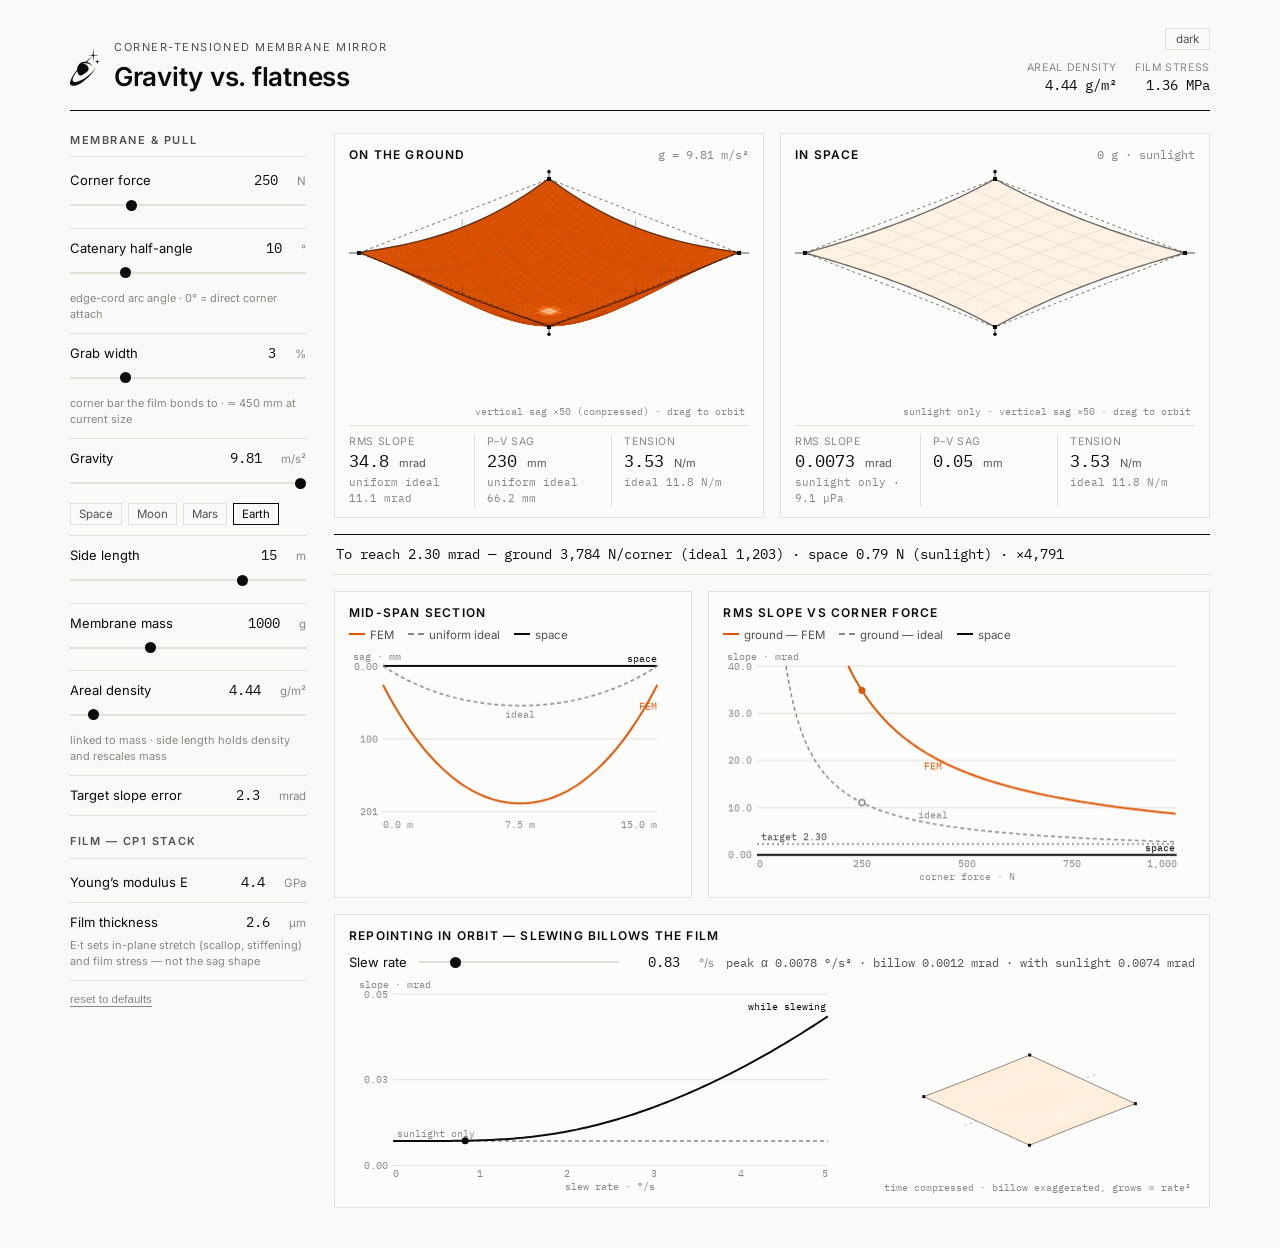
<file: index.html>
<!DOCTYPE html>
<html lang="en">
<head>
<meta charset="utf-8">
<meta name="viewport" content="width=device-width, initial-scale=1">
<title>Membrane Mirror — Gravity vs. Flatness</title>
<meta name="description" content="How flat can a corner-tensioned membrane mirror be pulled against gravity — on the ground vs. in orbit.">
<style>
/* Embedded latin subsets (fontsource) — keeps the page self-contained. */
@font-face{font-family:'Inter';font-style:normal;font-weight:400;font-display:swap;src:url([data-uri]) format('woff2')}
@font-face{font-family:'Inter';font-style:normal;font-weight:600;font-display:swap;src:url([data-uri]) format('woff2')}
@font-face{font-family:'IBM Plex Mono';font-style:normal;font-weight:400;font-display:swap;src:url([data-uri]) format('woff2')}
/* ---- lab-figure design system: orange / white / black, themeable -------- */
:root{
  --page:#f9f9f7; --surface:#fcfcfb;
  --ink:#0b0b0b; --ink2:#52514e; --muted:#898781;
  --grid:#e1e0d9; --axis:#c3c2b7; --border:rgba(11,11,11,.10);
  --accent:#e05500;            /* FEM series / brand orange */
  --space:#0b0b0b;             /* space series — ink, always direct-labeled */
  --flag:#e05500;              /* impractical flag: ▲ + text, never color-alone */
  --sans:"Inter",system-ui,-apple-system,"Segoe UI",sans-serif;
  --mono:"IBM Plex Mono",ui-monospace,"SF Mono","Cascadia Mono",Consolas,monospace;
}
:root[data-theme=dark]{
  --page:#0d0d0d; --surface:#1a1a19;
  --ink:#f5f4f0; --ink2:#c3c2b7; --muted:#8f8d86;
  --grid:#2c2c2a; --axis:#4a4a46; --border:rgba(255,255,255,.10);
  --accent:#d95926;
  --space:#f5f4f0;
  --flag:#d95926;
}
*{box-sizing:border-box;margin:0;padding:0}
html{background:var(--page)}
body{
  font:14px/1.45 var(--sans); color:var(--ink);
  -webkit-font-smoothing:antialiased;
}
.wrap{max-width:1180px;margin:0 auto;padding:28px 20px 40px}
.mono{font-family:var(--mono);font-variant-numeric:tabular-nums}

/* header */
header{display:flex;justify-content:space-between;align-items:flex-end;gap:24px;
  padding-bottom:14px;border-bottom:1px solid var(--ink)}
.brand{display:flex;align-items:center;gap:14px}
.mark{width:30px;height:auto;color:var(--ink);flex:none}
.kicker{font-size:11px;letter-spacing:.14em;color:var(--ink2);text-transform:uppercase}
h1{font-size:26px;font-weight:600;letter-spacing:-.01em;margin-top:2px}
.hright{display:flex;flex-direction:column;align-items:flex-end;gap:10px}
.themebtn{
  font:11.5px var(--sans);color:var(--ink2);background:transparent;
  border:1px solid var(--grid);padding:3px 10px;cursor:pointer;
}
.themebtn:hover{border-color:var(--axis);color:var(--ink)}
.chips{display:flex;gap:18px;flex-wrap:wrap;justify-content:flex-end}
.chip{text-align:right}
.chip .lbl{display:block;font-size:10.5px;letter-spacing:.06em;text-transform:uppercase;color:var(--muted)}
.chip .val{font-family:var(--mono);font-variant-numeric:tabular-nums;font-size:14px}

/* layout */
.layout{display:grid;grid-template-columns:236px 1fr;gap:28px;margin-top:22px}
.layout>*{min-width:0}
canvas{max-width:100%}
@media (max-width:900px){
  .layout{grid-template-columns:1fr}
  header{flex-direction:column;align-items:flex-start}
  .hright{align-items:flex-start}
  .chips{justify-content:flex-start}
}

/* controls */
aside h2{font-size:11px;letter-spacing:.14em;text-transform:uppercase;color:var(--ink2);
  padding-bottom:8px;border-bottom:1px solid var(--grid);margin-bottom:4px}
.ctl{padding:10px 0;border-bottom:1px solid var(--grid)}
.ctlrow{display:flex;justify-content:space-between;align-items:baseline;gap:8px}
.ctlrow label{font-size:13px;color:var(--ink)}
.ctlval{display:flex;align-items:baseline;gap:4px}
input.num{
  width:64px;border:none;background:transparent;text-align:right;
  font-family:var(--mono);font-variant-numeric:tabular-nums;font-size:14px;color:var(--ink);
  border-bottom:1px dashed transparent;outline:none;
}
input.num:hover,input.num:focus{border-bottom-color:var(--axis)}
.unit{font-size:11.5px;color:var(--muted)}
input[type=range]{
  width:100%;margin-top:8px;appearance:none;-webkit-appearance:none;height:14px;background:transparent;cursor:pointer;
}
input[type=range]::-webkit-slider-runnable-track{height:2px;background:var(--grid)}
input[type=range]::-webkit-slider-thumb{
  -webkit-appearance:none;width:11px;height:11px;border-radius:50%;
  background:var(--ink);margin-top:-4.5px;border:none;
}
input[type=range]:focus-visible{outline:1px solid var(--accent);outline-offset:4px}
input[type=range]::-moz-range-track{height:2px;background:var(--grid)}
input[type=range]::-moz-range-thumb{width:11px;height:11px;border-radius:50%;background:var(--ink);border:none}
.presets{display:flex;gap:6px;margin-top:8px;flex-wrap:wrap}
.presets button{
  font:11.5px var(--sans);color:var(--ink2);background:transparent;
  border:1px solid var(--grid);padding:3px 8px;cursor:pointer;
}
.presets button:hover{border-color:var(--axis)}
.presets button[aria-pressed=true]{color:var(--ink);border-color:var(--ink)}
.ctlnote{font-size:11px;color:var(--muted);margin-top:6px}
.reset{margin-top:12px;font-size:11.5px;color:var(--muted);background:none;border:none;
  cursor:pointer;text-decoration:underline;text-underline-offset:3px;padding:0}
.reset:hover{color:var(--ink2)}

/* hero panels */
.hero{display:grid;grid-template-columns:1fr 1fr;gap:16px}
@media (max-width:640px){.hero{grid-template-columns:1fr}}
figure.panel{
  background:var(--surface);border:1px solid var(--border);padding:12px 14px 10px;
}
figure.panel figcaption{display:flex;justify-content:space-between;align-items:baseline;gap:8px}
.envname{font-size:12px;letter-spacing:.10em;text-transform:uppercase;font-weight:600}
.envg{font-size:12px;color:var(--muted)}
.panel canvas{width:100%;aspect-ratio:16/10;display:block;margin-top:6px}
.stats{display:flex;gap:0;border-top:1px solid var(--grid);margin-top:6px;padding-top:8px}
.stat{flex:1;min-width:0}
.stat+.stat{border-left:1px solid var(--grid);padding-left:12px}
.stat .lbl{display:block;font-size:10.5px;letter-spacing:.06em;text-transform:uppercase;color:var(--muted)}
.stat .val{font-family:var(--mono);font-variant-numeric:tabular-nums;font-size:16.5px;display:block;margin-top:1px}
.stat .val small{font-size:11px;color:var(--ink2);font-family:var(--sans)}
.stat .ideal{display:block;font-family:var(--mono);font-variant-numeric:tabular-nums;
  font-size:11px;color:var(--muted);margin-top:1px}
.solving{font-size:11px;color:var(--muted);font-style:italic}

/* shared force line */
.forceline{
  margin:16px 0;padding:10px 2px;border-top:1px solid var(--ink);border-bottom:1px solid var(--grid);
  font-size:13.5px;display:flex;gap:8px;flex-wrap:wrap;align-items:baseline;
}
/* charts */
.row2{display:grid;grid-template-columns:5fr 7fr;gap:16px}
@media (max-width:820px){.row2{grid-template-columns:1fr}}
figure.chart{background:var(--surface);border:1px solid var(--border);padding:12px 14px}
figure.chart figcaption{font-size:12px;letter-spacing:.10em;text-transform:uppercase;font-weight:600}
.legend{display:flex;gap:14px;flex-wrap:wrap;margin-top:5px;font-size:11.5px;color:var(--ink2)}
.legend .sw{display:inline-block;vertical-align:middle;width:16px;height:0;margin-right:5px;
  border-top:2px solid var(--ink);position:relative;top:-2px}
.legend .sw.dash{border-top-style:dashed;border-top-color:var(--muted)}
.legend .sw.accent{border-top-color:var(--accent)}
.legend .sw.space{border-top-color:var(--space)}
.chart canvas{width:100%;display:block;margin-top:6px}
#cvSec{aspect-ratio:16/9}
#cvChart{aspect-ratio:16/8}
.row3{margin-top:16px}
.slewgrid{display:grid;grid-template-columns:3fr 2fr;gap:18px;align-items:end}
@media (max-width:820px){.slewgrid{grid-template-columns:1fr}}
#cvSlew{aspect-ratio:16/7}
#cvSlewAnim{aspect-ratio:16/9;width:100%;display:block}
.slewctl{display:flex;align-items:baseline;gap:12px;margin-top:8px;flex-wrap:wrap}
.slewctl label{font-size:13px}
.slewctl input[type=range]{flex:1;min-width:120px;margin-top:0;align-self:center}
.slewout{font-size:12px;color:var(--ink2)}

@media (prefers-reduced-motion:reduce){*{transition:none!important}}
</style>
<script>
/* theme before first paint: light by default; ?theme=dark opts in */
(function () {
  var q = new URLSearchParams(location.search).get('theme');
  document.documentElement.dataset.theme = q === 'dark' ? 'dark' : 'light';
})();
</script>
</head>
<body>
<div class="wrap">

<header>
  <div class="brand">
    <svg class="mark" viewBox="0 0 150 184.31" fill="currentColor" aria-hidden="true"><path d="m129.28,91.3c-1.29,2.13-5.37,8.42-13.39,18.47-1.73,2.17-3.1,3.63-4.84,5.5-4.38,4.69-7.91,7.74-13.47,12.54-4.66,4.01-8.28,6.89-10.6,8.74-3.94,3.13-6.09,4.91-9.13,6.99-2.7,1.85-7.09,4.75-12.72,7.97-14.98,8.58-24.99,11.16-32.64,12.88-5.02,1.13-11.19,2.08-15.33-1.47-2.31-2.11-3.84-5.05-4.3-8.19-1.17-8.45,9.24-25.85,22.7-44.29.13-.18.21-.4.21-.63,0-.12,0-.25,0-.37,1.35,8.35,5.3,15.82,11,21.57,1.5,1.51,3.72,2.09,5.78,1.56,18.91-4.81,34.69-19.14,39.4-27.84.59-1.09.93-2.3.98-3.53.7-17.58-15.3-28.61-31.97-25.73,4.57-2.18,9.37-3.36,14.2-3.71,1.62-.12,3.24-.14,4.85-.08,11.93.48,23.55,5.79,31.56,13.57.18.19.32.31.38.36.05.07.1.13.14.19.03-.06.07-.09.1-.15-5.18-10.32-15.6-18.23-27.58-21.1l23.39-23.75c.16-.17-.06-.44-.25-.3-12.67,9.87-15.27,10.99-27.99,23.05.41.09.81.19,1.22.29-3.68-.55-7.47-.65-11.27-.16-7.63.98-14.63,4.19-20.29,8.94-7.27,6.09-12.34,14.75-13.75,24.53h0s0,.02,0,.03c-.34,2.36-.46,4.68-.4,6.95-10.19,12.8-20.13,28.22-26.1,39.21-2.16,3.96-3.8,7.35-4.75,9.81-1.12,3.16-2.25,5.96-3.01,8.7-.86,3.06-1.61,5.87-1.36,9.49.11,1.65.34,2.87,1.14,4.72,1.82,4.17,6,6.58,10.36,7.6,3.91.91,15.81,2.82,38.76-10.2,6.66-3.78,12.61-7.87,17.93-12.05,23.82-17.07,48.14-43.28,61.42-69.9.12-.24-.24-.43-.38-.2Z"/><path d="m149.84,63.62c-2.44-.54-8.43-1.32-9.38-2.29-1.13-1.1-2.01-7.14-2.54-9.84-.04-.23-.37-.23-.41,0-.53,2.7-1.41,8.74-2.55,9.84-.95.97-7.14,1.76-9.62,2.29-.22.05-.22.36,0,.41,2.48.54,8.67,1.33,9.62,2.29,1.13,1.1,2.02,6.92,2.55,9.57.05.23.37.23.41,0,.53-2.64,1.42-8.46,2.54-9.57.95-.96,6.94-1.76,9.38-2.29.22-.05.22-.36,0-.41Z"/><path d="m85.01,31.72c6.79.51,21.78,1.19,26.68,2.01.85.14,1.4.29,1.55.43.14.13.27.52.4,1.1.99,4.38,1.79,20.18,2.33,27.52.03.46.7.46.74,0,.61-8.3,1.56-27.45,2.72-28.62,1-1,20.27-1.84,28.25-2.44.46-.03.46-.7,0-.74-7.98-.6-27.25-1.44-28.25-2.44-1.16-1.16-2.12-20.01-2.72-28.19-.03-.46-.7-.46-.74,0-.61,8.19-1.55,27.04-2.73,28.19-.99,1.01-20.25,1.85-28.22,2.45-.46.03-.46.7,0,.74Z"/></svg>
    <div>
      <div class="kicker">Corner-tensioned membrane mirror</div>
      <h1>Gravity vs. flatness</h1>
    </div>
  </div>
  <div class="hright">
    <button type="button" class="themebtn" id="themeBtn" aria-label="Switch theme">dark</button>
    <div class="chips" role="group" aria-label="Derived film properties">
      <div class="chip"><span class="lbl">areal density</span><span class="val" id="chipSig">—</span></div>
      <div class="chip"><span class="lbl">film stress</span><span class="val" id="chipStress">—</span></div>
    </div>
  </div>
</header>

<div class="layout">
<aside aria-label="Controls">
  <h2>Membrane &amp; pull</h2>

  <div class="ctl">
    <div class="ctlrow"><label for="rngF">Corner force</label>
      <span class="ctlval"><input class="num" id="numF" type="number" min="0" max="1000" step="5" value="250" aria-label="Corner force, newtons"><span class="unit">N</span></span></div>
    <input id="rngF" type="range" min="0" max="1000" step="5" value="250">
  </div>

  <div class="ctl">
    <div class="ctlrow"><label for="rngPhi">Catenary half-angle</label>
      <span class="ctlval"><input class="num" id="numPhi" type="number" min="0" max="45" step="1" value="10" aria-label="Catenary cord arc half-angle, degrees"><span class="unit">°</span></span></div>
    <input id="rngPhi" type="range" min="0" max="45" step="1" value="10">
    <div class="ctlnote">edge-cord arc angle · 0° = direct corner attach <span class="solving" id="phiStatus"></span></div>
  </div>

  <div class="ctl">
    <div class="ctlrow"><label for="rngGrab">Grab width</label>
      <span class="ctlval"><input class="num" id="numGrab" type="number" min="1" max="10" step="0.5" value="3" aria-label="Corner grab bar width, percent of side"><span class="unit">%</span></span></div>
    <input id="rngGrab" type="range" min="1" max="10" step="0.5" value="3">
    <div class="ctlnote">corner bar the film bonds to · <span id="grabNote">—</span></div>
  </div>

  <div class="ctl">
    <div class="ctlrow"><label for="rngG">Gravity</label>
      <span class="ctlval"><input class="num" id="numG" type="number" min="0" max="9.81" step="0.01" value="9.81" aria-label="Gravity, meters per second squared"><span class="unit">m/s²</span></span></div>
    <input id="rngG" type="range" min="0" max="9.81" step="0.01" value="9.81">
    <div class="presets" role="group" aria-label="Gravity presets">
      <button type="button" data-g="0">Space</button>
      <button type="button" data-g="1.62">Moon</button>
      <button type="button" data-g="3.72">Mars</button>
      <button type="button" data-g="9.81" aria-pressed="true">Earth</button>
    </div>
  </div>

  <div class="ctl">
    <div class="ctlrow"><label for="rngL">Side length</label>
      <span class="ctlval"><input class="num" id="numL" type="number" min="0.5" max="20" step="0.1" value="15" aria-label="Membrane side length, meters"><span class="unit">m</span></span></div>
    <input id="rngL" type="range" min="0.5" max="20" step="0.1" value="15">
  </div>

  <div class="ctl">
    <div class="ctlrow"><label for="rngM">Membrane mass</label>
      <span class="ctlval"><input class="num" id="numM" type="number" min="0.1" max="20000" step="1" value="1000" aria-label="Total membrane assembly mass, grams"><span class="unit">g</span></span></div>
    <input id="rngM" type="range" min="1" max="3000" step="1" value="1000">
  </div>

  <div class="ctl">
    <div class="ctlrow"><label for="rngSig">Areal density</label>
      <span class="ctlval"><input class="num" id="numSig" type="number" min="0.5" max="50" step="0.01" value="4.44" aria-label="Areal density, grams per square meter"><span class="unit">g/m²</span></span></div>
    <input id="rngSig" type="range" min="0.5" max="50" step="0.05" value="4.44">
    <div class="ctlnote">linked to mass · side length holds density and rescales mass</div>
  </div>

  <div class="ctl">
    <div class="ctlrow"><label for="numTgt">Target slope error</label>
      <span class="ctlval"><input class="num" id="numTgt" type="number" min="0.1" max="20" step="0.1" value="2.3" aria-label="Target RMS slope error, milliradians"><span class="unit">mrad</span></span></div>
  </div>

  <h2 style="margin-top:18px">Film — CP1 stack</h2>
  <div class="ctl">
    <div class="ctlrow"><label for="numE">Young’s modulus E</label>
      <span class="ctlval"><input class="num" id="numE" type="number" min="0.1" max="500" step="0.1" value="4.4" aria-label="Young's modulus, gigapascals"><span class="unit">GPa</span></span></div>
  </div>
  <div class="ctl">
    <div class="ctlrow"><label for="numT">Film thickness</label>
      <span class="ctlval"><input class="num" id="numT" type="number" min="0.5" max="100" step="0.1" value="2.6" aria-label="Film thickness, micrometers"><span class="unit">µm</span></span></div>
    <div class="ctlnote">E·t sets in-plane stretch (scallop, stiffening) and film stress — not the sag shape</div>
  </div>

  <button class="reset" type="button" id="btnReset">reset to defaults</button>
</aside>

<main>
  <section class="hero" aria-label="Membrane comparison">
    <figure class="panel">
      <figcaption>
        <span class="envname">On the ground</span>
        <span class="envg mono" id="lblG">g = 9.81 m/s²</span>
      </figcaption>
      <canvas id="cvG" role="img" aria-label="Ground membrane surface"></canvas>
      <div class="stats">
        <div class="stat"><span class="lbl">rms slope</span>
          <span class="val" id="stGslope">—</span>
          <span class="ideal" id="stGslopeI">uniform ideal —</span></div>
        <div class="stat"><span class="lbl">p–v sag</span>
          <span class="val" id="stGsag">—</span>
          <span class="ideal" id="stGsagI">uniform ideal —</span></div>
        <div class="stat"><span class="lbl">tension</span>
          <span class="val" id="stGten">—</span>
          <span class="ideal" id="stGnote">&nbsp;</span></div>
      </div>
    </figure>
    <figure class="panel">
      <figcaption>
        <span class="envname">In space</span>
        <span class="envg mono">0 g · sunlight</span>
      </figcaption>
      <canvas id="cvS" role="img" aria-label="Space membrane surface"></canvas>
      <div class="stats">
        <div class="stat"><span class="lbl">rms slope</span>
          <span class="val" id="stSslope">—</span>
          <span class="ideal">sunlight only · 9.1 µPa</span></div>
        <div class="stat"><span class="lbl">p–v sag</span>
          <span class="val" id="stSsag">—</span>
          <span class="ideal">&nbsp;</span></div>
        <div class="stat"><span class="lbl">tension</span>
          <span class="val" id="stSten">—</span>
          <span class="ideal" id="stSnote">&nbsp;</span></div>
      </div>
    </figure>
  </section>

  <section class="forceline" id="forceline" aria-live="polite">
    <span class="mono" id="reqLine">—</span>
  </section>

  <section class="row2">
    <figure class="chart">
      <figcaption>Mid-span section</figcaption>
      <div class="legend">
        <span><span class="sw accent"></span>FEM</span>
        <span><span class="sw dash"></span>uniform ideal</span>
        <span><span class="sw space"></span>space</span>
      </div>
      <canvas id="cvSec" role="img" aria-label="Cross-section of the sagging membrane at mid-span"></canvas>
    </figure>
    <figure class="chart">
      <figcaption>RMS slope vs corner force</figcaption>
      <div class="legend">
        <span><span class="sw accent"></span>ground — FEM</span>
        <span><span class="sw dash"></span>ground — ideal</span>
        <span><span class="sw space"></span>space</span>
      </div>
      <canvas id="cvChart" role="img" aria-label="RMS slope error versus corner force, ground and space"></canvas>
    </figure>
  </section>

  <section class="row3">
    <figure class="chart">
      <figcaption>Repointing in orbit — slewing billows the film</figcaption>
      <div class="slewctl">
        <label for="rngSlew">Slew rate</label>
        <input id="rngSlew" type="range" min="0" max="5" step="0.01" value="0.83">
        <span class="ctlval"><input class="num" id="numSlew" type="number" min="0" max="5" step="0.01" value="0.83" aria-label="Slew rate, degrees per second"><span class="unit">°/s</span></span>
        <span class="mono slewout" id="slewOut">—</span>
      </div>
      <div class="slewgrid">
        <canvas id="cvSlew" role="img" aria-label="RMS slope error versus slew rate in space"></canvas>
        <canvas id="cvSlewAnim" role="img" aria-label="Animated preview of the mirror slewing; the film lags and bows in an S shape, growing with slew rate"></canvas>
      </div>
    </figure>
  </section>
</main>
</div>

</div>

<script id="physics-core">
/* @physics-core-begin */
/* ============================================================================
 * Membrane mirror physics core — dimensionless FEM on the unit square.
 *
 * Physics: a thin film carries load only in tension (no bending), so its
 * out-of-plane shape w obeys the drumhead equation
 *      div( N · grad w ) = -p          (N = 2x2 tension-resultant field, N/m)
 * with p = sigma·g (transverse gravity pressure, Pa) and w pinned only at
 * the 4 boom attachment corners. The in-plane tension field N comes from a
 * plane-stress solve with outward diagonal point forces F at the corners,
 * with a wrinkling model (a membrane cannot carry compression).
 *
 * Everything is solved ONCE in dimensionless form, then scaled:
 *   x = L·xi,   N = (F/L)·nhat,   w = (sigma·g·L^3 / F) · what
 * so  div(nhat grad what) = -1  on the unit square. The stress-field *shape*
 * depends only on Poisson's ratio (Michell), not on E or F, and the wrinkle
 * state is scale-invariant under pure corner loading — hence one solve at
 * startup covers every slider position. E enters only the in-plane strain
 * (edge scalloping displacement, u = uhat · F(1-nu^2)/(E t)) and rho only
 * the film thickness t = mass/(rho L^2).
 *
 * Small-slope (linear) regime throughout: results are in mrad, so the
 * geometric stiffening nonlinearity is negligible.
 *
 * v1 hooks (not modeled): thermal wrinkling, boom buckling, solar radiation
 * pressure (~9 uPa — would enter as an extra `p` term in space).
 * ==========================================================================*/

'use strict';

/* ---------- banded symmetric positive-definite solver (Cholesky LL^T) ----
 * Lower band storage: B[i*(bw+1)+d] = A[i][i-d], d = 0..bw.
 * Deterministic direct solve — an explicit time-stepper would need
 * femtosecond steps for a 1 um film's in-plane stiffness; we only want
 * static equilibrium, so we solve for it directly. */
function bandFactor(B, n, bw) {
  const w = bw + 1;
  for (let i = 0; i < n; i++) {
    const kmin = Math.max(0, i - bw);
    for (let j = kmin; j <= i; j++) {
      let s = B[i * w + (i - j)];
      const m = Math.max(kmin, j - bw);
      for (let k = m; k < j; k++) s -= B[i * w + (i - k)] * B[j * w + (j - k)];
      if (j === i) {
        if (s <= 0) throw new Error('matrix not positive definite at row ' + i);
        B[i * w] = Math.sqrt(s);
      } else {
        B[i * w + (i - j)] = s / B[j * w];
      }
    }
  }
}
function bandSolve(B, n, bw, rhs) {
  const w = bw + 1, x = Float64Array.from(rhs);
  for (let i = 0; i < n; i++) {                       // L y = b
    let s = x[i];
    const kmin = Math.max(0, i - bw);
    for (let k = kmin; k < i; k++) s -= B[i * w + (i - k)] * x[k];
    x[i] = s / B[i * w];
  }
  for (let i = n - 1; i >= 0; i--) {                  // L^T x = y
    let s = x[i];
    const kmax = Math.min(n - 1, i + bw);
    for (let k = i + 1; k <= kmax; k++) s -= B[k * w + (k - i)] * x[k];
    x[i] = s / B[i * w];
  }
  return x;
}

/* ---------- mesh: nn x nn nodes on [0,1]^2, bilinear quads ---------- */
function makeMesh(nn) {
  const h = 1 / (nn - 1);
  const nodes = nn * nn;
  const ne = (nn - 1) * (nn - 1);
  const elems = new Int32Array(ne * 4);               // ccw: n0 n1 n2 n3
  let e = 0;
  for (let j = 0; j < nn - 1; j++)
    for (let i = 0; i < nn - 1; i++) {
      const n0 = j * nn + i;
      elems[e * 4] = n0; elems[e * 4 + 1] = n0 + 1;
      elems[e * 4 + 2] = n0 + nn + 1; elems[e * 4 + 3] = n0 + nn;
      e++;
    }
  return { nn, h, nodes, ne, elems };
}

/* 2x2 Gauss points on the reference square [-1,1]^2 */
const GP = (() => {
  const a = 1 / Math.sqrt(3), pts = [];
  for (const xi of [-a, a]) for (const eta of [-a, a]) pts.push([xi, eta]);
  return pts;
})();

/* bilinear shape-function gradients in physical coords for square element of size h */
function shapeGrad(xi, eta, h) {
  const s = 2 / h;                                    // d(xi)/dx
  // N0=(1-xi)(1-eta)/4, N1=(1+xi)(1-eta)/4, N2=(1+xi)(1+eta)/4, N3=(1-xi)(1+eta)/4
  return {
    N:  [(1-xi)*(1-eta)/4, (1+xi)*(1-eta)/4, (1+xi)*(1+eta)/4, (1-xi)*(1+eta)/4],
    dx: [-(1-eta)/4*s, (1-eta)/4*s, (1+eta)/4*s, -(1+eta)/4*s],
    dy: [-(1-xi)/4*s, -(1+xi)/4*s, (1+xi)/4*s, (1-xi)/4*s],
  };
}

/* ============================================================================
 * IN-PLANE: plane stress with corner loads + wrinkling iteration.
 * Dimensionless: unit corner force, membrane modulus Et/(1-nu^2) = 1.
 * Returns per-element tension resultants nhat = [nxx, nyy, nxy] (units F/L)
 * and nodal displacements uhat (units F(1-nu^2)/(Et)).
 * Wrinkling: iterative membrane properties (Miller–Hedgepeth style) — where
 * the minor principal stress goes compressive the element "wrinkles": its
 * stiffness collapses to uniaxial along the major principal strain direction,
 * so the converged field carries (nearly) no compression. This is what makes
 * the free edges scallop and the corners carry the load.
 * ==========================================================================*/
function solveInPlane(mesh, nu, opts = {}) {
  const { nn, h, nodes, ne, elems } = mesh;
  const maxIter = opts.maxIter ?? 80;
  const kResid  = opts.kResid  ?? 1e-3;               // residual stiffness of wrinkled/slack dirs
  const rTab    = opts.rTab    ?? 0.03;               // corner tab radius (fraction of side) —
                                                      // real corners are reinforced tabs/cords,
                                                      // not points; also regularizes the FEM
  const phi     = opts.phi     ?? 0;                  // catenary cord arc half-angle (rad); 0 = no cords
  const ndof = nodes * 2;
  const bw = 2 * (nn + 1) + 1;

  const Dtaut = [[1, nu, 0], [nu, 1, 0], [0, 0, (1 - nu) / 2]];
  // per-element constitutive matrix (row-major 3x3), start taut
  const Dm = new Float64Array(ne * 9);
  for (let e = 0; e < ne; e++)
    for (let r = 0; r < 3; r++) for (let c = 0; c < 3; c++)
      Dm[e * 9 + r * 3 + c] = Dtaut[r][c];
  const state = new Int8Array(ne);                    // 0 taut, 1 wrinkled, 2 slack

  /* Load system. Two attachment schemes:
   *
   * phi = 0 — direct corner attach: unit force per corner, outward along the
   * diagonal, spread over the tab nodes (all nodes within rTab) with a linear
   * taper.
   *
   * phi > 0 — catenary edge cords: each edge is scalloped as a circular arc
   * of half-angle phi with a cord along it. Corner balance (two cord ends at
   * 45°∓phi from the boom diagonal) gives the cord tension
   *      T = F / (√2·(cos phi + sin phi))
   * and Young–Laplace turns cord tension into an outward normal line load on
   * the film edge, q = T/R with R = L/(2·sin phi):
   *      q = 2·T·sin phi / L
   * The boom force and the two cord-end pulls cancel at the tab, so the film
   * sees pure distributed edge traction — this is exactly what catenaries are
   * for. (At phi → 0 a straight cord routes the boom force corner-to-corner
   * without tensioning the film at all; the film goes slack. Real.)
   * Square-domain approximation: the traction acts on the straight edge; the
   * few-percent scallop depth is drawn but not meshed. */
  const f = new Float64Array(ndof);
  const c = Math.SQRT1_2;
  const cxy = [[0, 0], [1, 0], [0, 1], [1, 1]];
  const dir = [[-c, -c], [c, -c], [-c, c], [c, c]];
  const tabNodes = [];                                 // for out-of-plane pinning
  for (let k = 0; k < 4; k++) {
    const w = [], ids = [];
    for (let j = 0; j < nn; j++) for (let i = 0; i < nn; i++) {
      const d = Math.hypot(i * h - cxy[k][0], j * h - cxy[k][1]);
      if (d <= rTab + 1e-12) { ids.push(j * nn + i); w.push(1 - d / (rTab * 1.0001)); }
    }
    if (phi <= 0) {
      const wsum = w.reduce((a, b) => a + b, 0);
      for (let m = 0; m < ids.length; m++) {
        f[2 * ids[m]]     += dir[k][0] * w[m] / wsum;
        f[2 * ids[m] + 1] += dir[k][1] * w[m] / wsum;
      }
    }
    tabNodes.push(...ids);
  }
  const cordT = phi > 0 ? 1 / (Math.SQRT2 * (Math.cos(phi) + Math.sin(phi))) : 0;
  if (phi > 0) {
    const q = 2 * cordT * Math.sin(phi);               // per unit length, outward normal
    const qh = q * h / 2;                              // consistent nodal load per segment end
    for (let i = 0; i < nn - 1; i++) {
      for (const n of [i, i + 1])                f[2 * n + 1]                    -= qh; // bottom, (0,-1)
      for (const n of [i, i + 1])                f[2 * ((nn - 1) * nn + n) + 1]  += qh; // top, (0,+1)
      for (const j of [i, i + 1])                f[2 * (j * nn)]                 -= qh; // left, (-1,0)
      for (const j of [i, i + 1])                f[2 * (j * nn + nn - 1)]        += qh; // right, (+1,0)
    }
  }

  /* pin rigid-body modes at the center node (+ one rotation dof) —
   * loads are self-equilibrated so reactions are ~0 */
  const mid = (nn - 1) / 2;
  const fixed = new Set([
    2 * (mid * nn + mid), 2 * (mid * nn + mid) + 1,   // center: u = v = 0
    2 * (mid * nn + nn - 1) + 1,                      // mid-right edge: v = 0 (rotation)
  ]);

  const detJw = (h / 2) * (h / 2);                    // per Gauss point
  let u = new Float64Array(ndof);
  let strains = new Float64Array(ne * 3);
  let stresses = new Float64Array(ne * 3);
  let iters = 0, lastChanged = 0, maxDD = 0;

  for (let iter = 0; iter < maxIter; iter++) {
    maxDD = 0;
    /* assemble */
    const B = new Float64Array(ndof * (bw + 1));
    for (let e = 0; e < ne; e++) {
      const D = Dm.subarray(e * 9, e * 9 + 9);
      const Ke = new Float64Array(64);
      for (const [xi, eta] of GP) {
        const g = shapeGrad(xi, eta, h);
        // Bmat rows: [exx, eyy, gxy], cols: 8 dofs
        for (let a = 0; a < 4; a++) for (let b = 0; b < 4; b++) {
          const Ba = [[g.dx[a], 0], [0, g.dy[a]], [g.dy[a], g.dx[a]]];
          const Bb = [[g.dx[b], 0], [0, g.dy[b]], [g.dy[b], g.dx[b]]];
          for (let p = 0; p < 2; p++) for (let q = 0; q < 2; q++) {
            let s = 0;
            for (let r = 0; r < 3; r++) for (let cc = 0; cc < 3; cc++)
              s += Ba[r][p] * D[r * 3 + cc] * Bb[cc][q];
            Ke[(a * 2 + p) * 8 + (b * 2 + q)] += s * detJw;
          }
        }
      }
      for (let a = 0; a < 4; a++) for (let p = 0; p < 2; p++) {
        const gi = 2 * elems[e * 4 + a] + p;
        for (let b = 0; b < 4; b++) for (let q = 0; q < 2; q++) {
          const gj = 2 * elems[e * 4 + b] + q;
          if (gj <= gi) B[gi * (bw + 1) + (gi - gj)] += Ke[(a * 2 + p) * 8 + (b * 2 + q)];
        }
      }
    }
    /* apply pins (large-diagonal method keeps the band symmetric & SPD) */
    const rhs = Float64Array.from(f);
    for (const d of fixed) { B[d * (bw + 1)] += 1e8; rhs[d] = 0; }

    bandFactor(B, ndof, bw);
    u = bandSolve(B, ndof, bw, rhs);

    /* element-center strains & stresses, wrinkle-state update */
    let changed = 0;
    for (let e = 0; e < ne; e++) {
      const g = shapeGrad(0, 0, h);
      let exx = 0, eyy = 0, gxy = 0;
      for (let a = 0; a < 4; a++) {
        const ua = u[2 * elems[e * 4 + a]], va = u[2 * elems[e * 4 + a] + 1];
        exx += g.dx[a] * ua; eyy += g.dy[a] * va;
        gxy += g.dy[a] * ua + g.dx[a] * va;
      }
      strains[e * 3] = exx; strains[e * 3 + 1] = eyy; strains[e * 3 + 2] = gxy;

      /* trial stress with TAUT material decides the state (M–H criterion) */
      const sx = Dtaut[0][0] * exx + Dtaut[0][1] * eyy;
      const sy = Dtaut[1][0] * exx + Dtaut[1][1] * eyy;
      const txy = Dtaut[2][2] * gxy;
      const sm = (sx + sy) / 2, rr = Math.hypot((sx - sy) / 2, txy);
      const s2 = sm - rr;
      const em = (exx + eyy) / 2, er = Math.hypot((exx - eyy) / 2, gxy / 2);
      const e1 = em + er;

      let ns;                                          // new state
      if (s2 > 0) ns = 0;
      else if (e1 <= 0) ns = 2;
      else ns = 1;
      if (ns !== state[e]) changed++;
      state[e] = ns;

      /* target constitutive for next pass */
      let Dt;
      if (ns === 0) Dt = Dtaut;
      else if (ns === 2) Dt = [[kResid,0,0],[0,kResid,0],[0,0,kResid/2]];
      else {
        /* uniaxial along major principal STRAIN direction theta */
        const th = 0.5 * Math.atan2(gxy, exx - eyy);
        const cs = Math.cos(th), sn = Math.sin(th);
        // strain transform T (engineering shear), D_glob = T^T D* T with D* = diag(1, k, k/2·2)
        const T = [
          [cs*cs, sn*sn, cs*sn],
          [sn*sn, cs*cs, -cs*sn],
          [-2*cs*sn, 2*cs*sn, cs*cs - sn*sn],
        ];
        /* uniaxial modulus is Et, i.e. (1 - nu^2) in units of Et/(1-nu^2) */
        const Ds = [[1 - nu * nu, 0, 0], [0, kResid, 0], [0, 0, kResid]];
        Dt = [[0,0,0],[0,0,0],[0,0,0]];
        for (let r = 0; r < 3; r++) for (let cc = 0; cc < 3; cc++) {
          let s = 0;
          for (let k1 = 0; k1 < 3; k1++) for (let k2 = 0; k2 < 3; k2++)
            s += T[k1][r] * Ds[k1][k2] * T[k2][cc];
          Dt[r][cc] = s;
        }
      }
      /* stress resultants from the material that PRODUCED this solve — kept
       * in equilibrium with u even when the loop exits at maxIter (the damped
       * update below is for the NEXT pass only) */
      {
        const D = Dm.subarray(e * 9, e * 9 + 9);
        stresses[e * 3]     = D[0] * exx + D[1] * eyy + D[2] * gxy;
        stresses[e * 3 + 1] = D[3] * exx + D[4] * eyy + D[5] * gxy;
        stresses[e * 3 + 2] = D[6] * exx + D[7] * eyy + D[8] * gxy;
      }
      /* damped update to avoid state chatter: full steps first, then heavier
       * damping so the material field settles instead of oscillating */
      const alpha = iter < 3 ? 1.0 : (iter < 10 ? 0.5 : 0.25);
      for (let r = 0; r < 3; r++) for (let cc = 0; cc < 3; cc++) {
        const d = Dt[r][cc] - Dm[e * 9 + r * 3 + cc];
        Dm[e * 9 + r * 3 + cc] += alpha * d;
        if (Math.abs(d) > maxDD) maxDD = Math.abs(d);
      }
    }

    lastChanged = changed; iters = iter + 1;
    if (iter > 4 && changed === 0 && maxDD < 5e-3) break;
  }

  /* wrinkle directions (major principal strain) for display */
  const thetaW = new Float64Array(ne);
  for (let e = 0; e < ne; e++)
    thetaW[e] = 0.5 * Math.atan2(strains[e * 3 + 2], strains[e * 3] - strains[e * 3 + 1]);
  return { nhat: stresses, uhat: u, state, thetaW, tabNodes, cordT, iters, lastChanged, maxDD };
}

/* ============================================================================
 * OUT-OF-PLANE: div(nhat grad what) = -rhs, given a per-element tension field.
 * bc: 'corners' (pinned at the 4 boom attachments — the truth model) or
 *     'edges'   (classical drumhead — the uniform-tension reference).
 * opts.cordT  — edge-cord tension: adds tensioned-string stiffness T·w'' along
 *               the boundary (the catenary cord also carries transverse load).
 * opts.load   — 'uniform' (gravity/solar pressure, rhs = 1) or
 *               'slew' (rigid slew angular acceleration about the vertical
 *               centerline: rhs = xi - 1/2, antisymmetric billow).
 * Principal tensions are floored at nFloor so wrinkled/slack regions stay
 * SPD; physically the wrinkle direction still carries tension, and the
 * cross direction's true stiffness is small but nonzero.
 * ==========================================================================*/
function solveOutOfPlane(mesh, nfield, bc, nFloor, tabNodes, opts = {}) {
  const { nn, h, nodes, ne, elems } = mesh;
  const slew = opts.load === 'slew';
  const bw = nn + 1;
  const B = new Float64Array(nodes * (bw + 1));
  const f = new Float64Array(nodes);
  const detJw = (h / 2) * (h / 2);

  for (let e = 0; e < ne; e++) {
    /* floor principal tensions */
    let nxx = nfield[e * 3], nyy = nfield[e * 3 + 1], nxy = nfield[e * 3 + 2];
    const m = (nxx + nyy) / 2, r = Math.hypot((nxx - nyy) / 2, nxy);
    let p1 = m + r, p2 = m - r;
    const th = 0.5 * Math.atan2(2 * nxy, nxx - nyy);
    if (p1 < nFloor || p2 < nFloor) {
      p1 = Math.max(p1, nFloor); p2 = Math.max(p2, nFloor);
      const cs = Math.cos(th), sn = Math.sin(th);
      nxx = p1 * cs * cs + p2 * sn * sn;
      nyy = p1 * sn * sn + p2 * cs * cs;
      nxy = (p1 - p2) * cs * sn;
    }
    const Ke = new Float64Array(16), fe = new Float64Array(4);
    const ei = e % (nn - 1);                          // element column, for the slew arm
    for (const [xi, eta] of GP) {
      const g = shapeGrad(xi, eta, h);
      const rhs = slew ? ((ei + (xi + 1) / 2) * h - 0.5) : 1;
      for (let a = 0; a < 4; a++) {
        for (let b = 0; b < 4; b++)
          Ke[a * 4 + b] += (g.dx[a] * (nxx * g.dx[b] + nxy * g.dy[b]) +
                            g.dy[a] * (nxy * g.dx[b] + nyy * g.dy[b])) * detJw;
        fe[a] += g.N[a] * rhs * detJw;
      }
    }
    for (let a = 0; a < 4; a++) {
      const gi = elems[e * 4 + a];
      f[gi] += fe[a];
      for (let b = 0; b < 4; b++) {
        const gj = elems[e * 4 + b];
        if (gj <= gi) B[gi * (bw + 1) + (gi - gj)] += Ke[a * 4 + b];
      }
    }
  }

  /* edge cords: tensioned strings along the boundary, pinned at the tabs */
  if (opts.cordT > 0) {
    const k = opts.cordT / h;
    const seg = (n1, n2) => {
      B[n1 * (bw + 1)] += k; B[n2 * (bw + 1)] += k;
      const hi = Math.max(n1, n2), lo = Math.min(n1, n2);
      B[hi * (bw + 1) + (hi - lo)] -= k;
    };
    for (let i = 0; i < nn - 1; i++) {
      seg(i, i + 1);                                   // bottom
      seg((nn - 1) * nn + i, (nn - 1) * nn + i + 1);   // top
      seg(i * nn, (i + 1) * nn);                       // left
      seg(i * nn + nn - 1, (i + 1) * nn + nn - 1);     // right
    }
  }

  /* boundary conditions: the reinforced corner tabs are held flat by the
   * booms (whole patch pinned); the reference drumhead pins all edges */
  const pins = [];
  if (bc === 'corners')
    pins.push(...(tabNodes ?? [0, nn - 1, nn * (nn - 1), nn * nn - 1]));
  else for (let i = 0; i < nn; i++)
    pins.push(i, nn * (nn - 1) + i, i * nn, i * nn + nn - 1);
  for (const d of pins) { B[d * (bw + 1)] += 1e8; f[d] = 0; }

  bandFactor(B, nodes, bw);
  return bandSolve(B, nodes, bw, f);                  // what >= 0 = sag magnitude
}

/* ---------- field metrics: RMS slope coeff & P-V coeff (dimensionless) --- */
function fieldMetrics(mesh, what) {
  const { nn, h, ne, elems } = mesh;
  let s2 = 0, wmax = 0, wmin = Infinity;
  for (let i = 0; i < nn * nn; i++) {
    if (what[i] > wmax) wmax = what[i];
    if (what[i] < wmin) wmin = what[i];
  }
  const detJw = (h / 2) * (h / 2);
  let area = 0;
  for (let e = 0; e < ne; e++) {
    for (const [xi, eta] of GP) {
      const g = shapeGrad(xi, eta, h);
      let wx = 0, wy = 0;
      for (let a = 0; a < 4; a++) {
        wx += g.dx[a] * what[elems[e * 4 + a]];
        wy += g.dy[a] * what[elems[e * 4 + a]];
      }
      s2 += (wx * wx + wy * wy) * detJw;
      area += detJw;
    }
  }
  const mid = (nn - 1) / 2;
  return {
    rmsSlopeCoeff: Math.sqrt(s2 / area),              // S: slope_rms = S · sigma g L^2 / F
    pvCoeff: wmax - wmin,                             // PV: sag_pv  = PV · sigma g L^3 / F
    centerCoeff: what[mid * nn + mid],
  };
}

/* per-element |grad what| at element centers (for slope shading) */
function elementSlopes(mesh, what) {
  const { nn, h, ne, elems } = mesh;
  const out = new Float64Array(ne);
  for (let e = 0; e < ne; e++) {
    const g = shapeGrad(0, 0, h);
    let wx = 0, wy = 0;
    for (let a = 0; a < 4; a++) {
      wx += g.dx[a] * what[elems[e * 4 + a]];
      wy += g.dy[a] * what[elems[e * 4 + a]];
    }
    out[e] = Math.hypot(wx, wy);
  }
  return out;
}

/* ============================================================================
 * Top level: build the two dimensionless shapes once.
 * truth  — corner-loaded wrinkling tension field, corner-pinned sag
 * ref    — uniform tension nhat = I/sqrt(2), edge-fixed drumhead
 * ==========================================================================*/
function buildShapes(nn, nu, opts = {}) {
  const mesh = makeMesh(nn);
  const ip = solveInPlane(mesh, nu, opts);
  const nFloor = (opts.floorFrac ?? 0.02) * Math.SQRT1_2;
  const oop = { cordT: ip.cordT };
  const truth = solveOutOfPlane(mesh, ip.nhat, 'corners', nFloor, ip.tabNodes, oop);
  const slew = solveOutOfPlane(mesh, ip.nhat, 'corners', nFloor, ip.tabNodes,
                               { ...oop, load: 'slew' });
  const nuni = new Float64Array(mesh.ne * 3);
  for (let e = 0; e < mesh.ne; e++) {
    nuni[e * 3] = Math.SQRT1_2; nuni[e * 3 + 1] = Math.SQRT1_2;
  }
  const ref = solveOutOfPlane(mesh, nuni, 'edges', 0);
  return {
    mesh, inPlane: ip,
    truth: { what: truth, slopes: elementSlopes(mesh, truth), ...fieldMetrics(mesh, truth) },
    slew:  { what: slew,  ...fieldMetrics(mesh, slew) },
    ref:   { what: ref,   slopes: elementSlopes(mesh, ref),   ...fieldMetrics(mesh, ref) },
  };
}

/* ---------- analytic (uniform-tension, equivalent-circle) relations ------ */
const analytic = {
  sigma:   (mass, L) => mass / (L * L),                       // kg/m^2
  thick:   (mass, rho, L) => mass / (rho * L * L),            // m
  tension: (F, L) => F / (Math.SQRT2 * L),                    // N/m
  pressure:(sigma, g) => sigma * g,                           // Pa
  Rm:      (L) => L / Math.sqrt(Math.PI),                     // m
  rmsSlope:(p, L, N) => p * (L / Math.sqrt(Math.PI)) / (2 * Math.SQRT2 * N),
  sagC:    (p, L, N) => p * L * L / (4 * Math.PI * N),        // m
  Freq:    (sigma, g, L, target) => sigma * g * L * L / (2 * Math.sqrt(Math.PI) * target),
};

if (typeof module !== 'undefined') {
  module.exports = { makeMesh, solveInPlane, solveOutOfPlane, fieldMetrics,
                     elementSlopes, buildShapes, analytic };
}
/* @physics-core-end */
</script>

<script>
'use strict';
/* =========================================================================
 * App shell. The physics core above is solved once (dimensionless) in a
 * worker; every control change afterwards is a pure rescale:
 *   w = (σ·g·L³/F)·ŵ     slope = (σ·g·L²/F)·|∇ŵ|
 * ========================================================================= */
(function () {
const CFG = { nn: 41, nu: 0.34, maxIter: 30, floorFrac: 0.02 };
const P_SUN = 9.1e-6;                      // Pa, solar radiation pressure — the only static load in space
const SLEW_ACC = 0.65;                     // peak alpha ≈ 0.65·omega² for an overhead tracking pass
/* massG = TOTAL as-built mass (film + tapes + cords) — it alone sets the
 * gravity load. sigGm2 = the same thing per area (g/m²): the two controls are
 * linked (sig = massG/L²), and dragging side length holds DENSITY fixed and
 * rescales mass — so slope vs L behaves like a real build, not a fixed lump.
 * tUm = film thickness, a direct input: it only enters through E·t (in-plane
 * stretch, stiffening, film stress), never the sag shape. */
const DEFAULTS = { F: 250, g: 9.81, L: 15, massG: 1000, sigGm2: 1000 / 225, tgt: 2.3,
                   E_GPa: 4.4, tUm: 2.6, phiDeg: 10, grabPct: 3, slew: 0.83 };
const state = { ...DEFAULTS };
/* shareable state via query string, e.g. ?g=1.62&F=400 (no storage APIs used) */
const QMAP = { F: 'F', g: 'g', L: 'L', m: 'massG', tgt: 'tgt', E: 'E_GPa', t: 'tUm',
               phi: 'phiDeg', grab: 'grabPct', slew: 'slew' };
const QLIM = { F: [0, 1000], g: [0, 9.81], L: [0.5, 20], massG: [0.1, 20000], tgt: [0.1, 20],
               E_GPa: [0.1, 500], tUm: [0.5, 100], phiDeg: [0, 45], grabPct: [1, 10],
               slew: [0, 5] };
{
  const qs = new URLSearchParams(location.search);
  for (const [q, key] of Object.entries(QMAP)) {
    const v = parseFloat(qs.get(q));
    if (isFinite(v)) state[key] = Math.min(QLIM[key][1], Math.max(QLIM[key][0], v));
  }
  state.sigGm2 = state.massG / (state.L * state.L);   // density follows m and L from the URL
}
const reduceMotion = matchMedia('(prefers-reduced-motion: reduce)').matches;

/* ------------------------------- theme -----------------------------------
 * Orange / white / black. Both palettes follow the same roles; canvases read
 * the active one at draw time. No storage — LIGHT by default; ?theme=dark or
 * the header button flips it for the session. */
const THEMES = {
  light: {
    ink: '#0b0b0b', ink2: '#52514e', muted: '#898781', grid: '#e1e0d9',
    axis: '#c3c2b7', surface: '#fcfcfb', accent: '#e05500', space: '#0b0b0b',
    inkRGB: '11,11,11',
    ramp: ['#fff1e3', '#ffd9ae', '#ffb877', '#ff9345', '#f76b16', '#d84f00'],
  },
  dark: {
    ink: '#f5f4f0', ink2: '#c3c2b7', muted: '#8f8d86', grid: '#2c2c2a',
    axis: '#4a4a46', surface: '#1a1a19', accent: '#d95926', space: '#f5f4f0',
    inkRGB: '245,244,240',
    ramp: ['#3a2412', '#6b3d12', '#a3550e', '#e07018', '#ff9440', '#ffcb9b'],
  },
};
for (const t of Object.values(THEMES))
  t.rampRGB = t.ramp.map(hx => [parseInt(hx.slice(1, 3), 16), parseInt(hx.slice(3, 5), 16),
                                parseInt(hx.slice(5, 7), 16)]);
let TH = THEMES.light;
const inkA = a => 'rgba(' + TH.inkRGB + ',' + a + ')';
function setTheme(name) {
  document.documentElement.dataset.theme = name;
  TH = THEMES[name] || THEMES.light;
  const btn = $('themeBtn');
  if (btn) {
    btn.textContent = name === 'dark' ? 'light' : 'dark';
    btn.setAttribute('aria-label', 'Switch to ' + (name === 'dark' ? 'light' : 'dark') + ' theme');
  }
  if (typeof drawAll === 'function') drawAll();
}

const $ = id => document.getElementById(id);
const els = {
  chips: { sig: $('chipSig'), stress: $('chipStress') },
  g: {
    slope: $('stGslope'), slopeI: $('stGslopeI'), sag: $('stGsag'), sagI: $('stGsagI'),
    ten: $('stGten'), note: $('stGnote'), cv: $('cvG'), lbl: $('lblG'),
  },
  s: { slope: $('stSslope'), sag: $('stSsag'), ten: $('stSten'), note: $('stSnote'), cv: $('cvS') },
  reqLine: $('reqLine'),
  cvSec: $('cvSec'), cvChart: $('cvChart'), cvSlew: $('cvSlew'), cvSlewAnim: $('cvSlewAnim'),
  phiStatus: $('phiStatus'), slewOut: $('slewOut'),
};

/* ------------------------------ formatting ------------------------------ */
const fmt = (v, d) => v.toLocaleString('en-US', { minimumFractionDigits: d, maximumFractionDigits: d });
function fmtAuto(v, d2 = 10, d1 = 100) {   // 2 dp, then 1, then 0 as magnitude grows
  if (!isFinite(v)) return '—';
  return fmt(v, v < d2 ? 2 : v < d1 ? 1 : 0);
}
function fmtSmart(v) {                     // like fmtAuto, but tiny values keep 2 sig figs
  if (!isFinite(v)) return '—';
  return v !== 0 && Math.abs(v) < 0.01 ? Number(v.toPrecision(2)).toString() : fmtAuto(v);
}
const unit = (s) => ` <small>${s}</small>`;

/* ------------------------------ physics glue ---------------------------- */
function derived() {
  const L = state.L, mass = state.massG / 1000, F = state.F;
  const g = state.g, E = state.E_GPa * 1e9;
  const sigma = analytic.sigma(mass, L);               // total mass / area — the gravity load
  const t = state.tUm * 1e-6;                          // film thickness, direct input
  const N = analytic.tension(F, L);                    // reference convention F/(√2 L)
  const Feff = Math.max(F, 1);                         // slack guard for 1/F scales
  const p = analytic.pressure(sigma, g);
  return {
    L, mass, F, g, E, sigma, t, N, p,
    sScale: sigma * g * L * L / Feff,                  // rad per unit slope coeff (gravity)
    wScale: sigma * g * L * L * L / Feff,              // m per unit ŵ (gravity)
    sScaleSun: P_SUN * L * L / Feff,                   // same, solar pressure only (space)
    wScaleSun: P_SUN * L * L * L / Feff,
    slack: F < 2,
  };
}

/* shapes solved once in the worker */
let shapes = null;                                     // {whatT, slopesT, whatR, slopesR, uhat, wstate, thetaW, coeffs, mesh:{nn,h,ne}}
const WC_ANALYTIC = Math.SQRT2 / (4 * Math.PI);        // ŵ_center of the analytic (circle-equiv) reference

/* ------------------------------ worker ----------------------------------
 * The dimensionless solve depends on ONE control: the catenary half-angle.
 * Solves are cached per whole degree; the worker stays alive and always
 * serves the latest requested angle (intermediate drag values are skipped). */
function packShapes(sh) {
  return {
    whatT: sh.truth.what, slopesT: sh.truth.slopes, whatS: sh.slew.what,
    whatR: sh.ref.what, slopesR: sh.ref.slopes,
    uhat: sh.inPlane.uhat, wstate: sh.inPlane.state, thetaW: sh.inPlane.thetaW,
    coeffs: {
      ST: sh.truth.rmsSlopeCoeff, PVT: sh.truth.pvCoeff, WcT: sh.truth.centerCoeff,
      SS: sh.slew.rmsSlopeCoeff, PVS: sh.slew.pvCoeff,
      SR: sh.ref.rmsSlopeCoeff, PVR: sh.ref.pvCoeff, WcR: sh.ref.centerCoeff,
    },
    mesh: { nn: sh.mesh.nn, h: sh.mesh.h, ne: sh.mesh.ne },
  };
}
const solver = { cache: new Map(), busy: false, queued: null, worker: null };
/* the dimensionless solve depends on the cord angle AND the grab width */
const solveKey = () => Math.round(state.phiDeg) + '|' + Math.round(state.grabPct * 2);
function msgFor(key) {
  const [phiK, grabK2] = key.split('|').map(Number);
  return { ...CFG, key, phiKey: phiK, phi: phiK * Math.PI / 180, rTab: grabK2 / 200 };
}
function cacheGet(k) {                                   // LRU: refresh recency on hit
  const v = solver.cache.get(k);
  if (v) { solver.cache.delete(k); solver.cache.set(k, v); }
  return v;
}
function requestShapes() {
  const k = solveKey();
  const hit = cacheGet(k);
  if (hit) {
    if (shapes !== hit) applyShapes(hit, false);
    els.phiStatus.textContent = '';
    return;
  }
  els.phiStatus.textContent = '· solving…';
  solver.queued = k;
  pumpSolver();
}
/* worker died or hung: retry the in-flight key on the main thread */
function solverFailover(key) {
  if (solver.worker) { try { solver.worker.terminate(); } catch (_) {} }
  solver.worker = null; solver.busy = false;
  if (solver.queued === null) solver.queued = key;
  pumpSolver();
}
function pumpSolver() {
  if (solver.busy || solver.queued === null) return;
  const msg = msgFor(solver.queued);
  solver.queued = null; solver.busy = true;
  if (solver.worker) {
    solver.worker.postMessage(msg);
    clearTimeout(solver.timer);                          // per-solve watchdog, re-armed every time
    solver.timer = setTimeout(() => { if (solver.busy) solverFailover(msg.key); }, 10000);
  } else setTimeout(() => {                              // no-worker fallback
    try {
      const sh = buildShapes(msg.nn, msg.nu, msg);
      const p = packShapes(sh); p.phiKey = msg.phiKey; p.key = msg.key;
      onSolved(p);
    } catch (err) {                                      // never wedge the pipeline
      solver.busy = false;
      els.phiStatus.textContent = '· solver error';
      pumpSolver();
    }
  }, 30);
}
function onSolved(p) {
  clearTimeout(solver.timer);
  solver.busy = false;
  solver.cache.set(p.key, p);
  while (solver.cache.size > 24)                         // bound retained typed arrays
    solver.cache.delete(solver.cache.keys().next().value);
  if (p.key === solveKey() && solver.queued === null) {
    els.phiStatus.textContent = '';
    applyShapes(p, !shapes);
  }
  pumpSolver();
}
function applyShapes(p, first) {
  shapes = p;
  /* per-element |grad| of the slew billow shape, for the maneuver preview */
  shapes.slopesS = elemSlopesOf(p.whatS, p.mesh);
  shapes.maxAbsS = p.whatS.reduce((a, v) => Math.max(a, Math.abs(v)), 0);
  if (!reduceMotion) { anim.gAmp.v = first ? 0 : Math.min(anim.gAmp.v, 0.5); }
  anim.gAmp.t = 1;
  update();
  scheduleTick();
  scheduleSlewAnim();
}
function elemSlopesOf(what, mesh) {
  const { nn, h, ne } = mesh, out = new Float64Array(ne);
  for (let e = 0; e < ne; e++) {
    const i = e % (nn - 1), j = (e / (nn - 1)) | 0, n0 = j * nn + i;
    const wxm = (what[n0 + 1] - what[n0] + what[n0 + nn + 1] - what[n0 + nn]) / (2 * h);
    const wym = (what[n0 + nn] - what[n0] + what[n0 + nn + 1] - what[n0 + 1]) / (2 * h);
    out[e] = Math.hypot(wxm, wym);
  }
  return out;
}
(function startSolver() {
  try {
    const src = document.getElementById('physics-core').textContent +
      ';self.onmessage=function(e){var sh=buildShapes(e.data.nn,e.data.nu,e.data);' +
      'var p=(' + packShapes.toString() + ')(sh);p.phiKey=e.data.phiKey;p.key=e.data.key;' +
      'postMessage(p,[p.whatT.buffer,p.slopesT.buffer,p.whatS.buffer,p.whatR.buffer,' +
      'p.slopesR.buffer,p.uhat.buffer,p.wstate.buffer,p.thetaW.buffer]);};';
    solver.worker = new Worker(URL.createObjectURL(new Blob([src], { type: 'text/javascript' })));
    solver.worker.onmessage = e => onSolved(e.data);
    solver.worker.onerror = () => solverFailover(solveKey());
  } catch (_) { solver.worker = null; }
  requestShapes();
})();

/* ------------------------------ animation ------------------------------- */
/* the membranes re-settle smoothly: sag amplitudes ease toward their target */
const anim = { gAmp: { v: 1, t: 1 }, raf: 0 };          // multiplier on ground sag
function tick() {
  anim.raf = 0;
  const a = anim.gAmp, k = 0.22;
  a.v += (a.t - a.v) * k;
  if (Math.abs(a.t - a.v) < 0.004) a.v = a.t; else scheduleTick();
  drawAll();
}
function scheduleTick() { if (!anim.raf) anim.raf = requestAnimationFrame(tick); }

/* ------------------------------ update ---------------------------------- */
function update() {
  const d = derived();

  /* the tension the film actually carries: the FEM interior resultant.
   * qInt is the closed form the solver reproduces (q = √2·sinφ/(cosφ+sinφ)
   * per unit F/L with cords; ≈1.10 for direct corner attach) — the ideal
   * convention d.N = F/(√2·L) is kept as the labeled secondary. */
  const qInt = shapes ? (shapes.phiKey > 0
    ? Math.SQRT2 * Math.sin(shapes.phiKey * Math.PI / 180) /
      (Math.cos(shapes.phiKey * Math.PI / 180) + Math.sin(shapes.phiKey * Math.PI / 180))
    : 1.10) : NaN;
  const Nfem = qInt * d.F / d.L;

  /* chips + grab-width note */
  els.chips.sig.textContent = fmt(d.sigma * 1e3, 2) + ' g/m²';
  $('grabNote').textContent = '≈ ' + fmt(state.grabPct / 100 * d.L * 1000, 0) + ' mm at current size';
  els.chips.stress.textContent = d.t > 0 && shapes ? fmtSmart(Nfem / d.t / 1e6) + ' MPa' : '—';

  /* per-environment readouts (ground = current g, space = 0) */
  els.g.lbl.textContent = 'g = ' + fmt(d.g, 2) + ' m/s²';
  const idealSlope = analytic.rmsSlope(d.p, d.L, Math.max(d.N, 1e-9)) * 1e3;
  const idealSag = analytic.sagC(d.p, d.L, Math.max(d.N, 1e-9)) * 1e3;
  const truthSlope = shapes ? shapes.coeffs.ST * d.sScale * 1e3 : NaN;
  const truthSag = shapes ? shapes.coeffs.PVT * d.wScale * 1e3 : NaN;

  if (d.slack) {
    els.g.slope.innerHTML = 'slack'; els.g.sag.innerHTML = '—';
    els.g.slopeI.textContent = 'membrane untensioned'; els.g.sagI.textContent = ' ';
  } else {
    els.g.slope.innerHTML = (shapes ? fmtAuto(truthSlope) : '…') + unit('mrad');
    els.g.sag.innerHTML = (shapes ? fmtAuto(truthSag) : '…') + unit('mm');
    els.g.slopeI.textContent = 'uniform ideal ' + fmtAuto(idealSlope) + ' mrad';
    els.g.sagI.textContent = 'uniform ideal ' + fmtAuto(idealSag) + ' mm';
  }
  els.g.ten.innerHTML = (shapes ? fmtSmart(Nfem) : '…') + unit('N/m');
  els.g.note.textContent = d.slack ? ' ' : 'ideal ' + fmtAuto(d.N) + ' N/m';

  /* space: solar radiation pressure is the only transverse load */
  const spSlope = shapes ? shapes.coeffs.ST * d.sScaleSun * 1e3 : NaN;
  const spSag = shapes ? shapes.coeffs.PVT * d.wScaleSun * 1e3 : NaN;
  if (d.slack) {
    els.s.slope.innerHTML = 'slack'; els.s.sag.innerHTML = '—';
  } else {
    els.s.slope.innerHTML = (shapes ? fmtSmart(spSlope) : '…') + unit('mrad');
    els.s.sag.innerHTML = (shapes ? fmtSmart(spSag) : '…') + unit('mm');
  }
  els.s.ten.innerHTML = (shapes ? fmtSmart(Nfem) : '…') + unit('N/m');
  els.s.note.textContent = 'ideal ' + fmtAuto(d.N) + ' N/m';

  /* shared required-force line — from the FEM curve (ST·σgL²/F = target),
   * so it agrees with the chart and the panel readouts; ideal shown beside */
  const tgt = state.tgt / 1e3;
  const ST = shapes ? shapes.coeffs.ST : 1 / (2 * Math.sqrt(Math.PI));
  const FreqS = ST * P_SUN * d.L * d.L / tgt;            // sunlight only
  if (d.g < 0.005) {
    els.reqLine.textContent = '0 g — gravity gone: sunlight alone needs just ' +
      fmtSmart(FreqS) + ' N/corner for ' + fmt(state.tgt, 2) + ' mrad.';
  } else {
    const Freq = ST * d.sigma * d.g * d.L * d.L / tgt;
    const FreqIdeal = analytic.Freq(d.sigma, d.g, d.L, tgt);
    els.reqLine.textContent = 'To reach ' + fmt(state.tgt, 2) + ' mrad — ground ' +
      fmt(Freq, 0) + ' N/corner (ideal ' + fmt(FreqIdeal, 0) + ') · space ' +
      fmtSmart(FreqS) + ' N (sunlight) · ×' + fmt(Freq / FreqS, 0);
  }

  /* slew readout */
  if (shapes && !d.slack) {
    const alpha = SLEW_ACC * Math.pow(state.slew * Math.PI / 180, 2) * 180 / Math.PI;
    els.slewOut.textContent = 'peak α ' + fmtSmart(alpha) + ' °/s² · billow ' +
      fmtSmart(slewSlopeMrad(d, state.slew)) + ' mrad · with sunlight ' +
      fmtSmart(spaceTotalMrad(d, state.slew)) + ' mrad';
  } else els.slewOut.textContent = d.slack ? 'membrane slack' : '…';

  /* aria summaries */
  els.g.cv.setAttribute('aria-label', 'Ground membrane: RMS slope ' +
    (shapes ? fmtAuto(truthSlope) : '—') + ' milliradians, sag ' +
    (shapes ? fmtAuto(truthSag) : '—') + ' millimeters');
  els.s.cv.setAttribute('aria-label', 'Space membrane: essentially flat, RMS slope ' +
    (shapes ? fmtSmart(spSlope) : '—') + ' milliradians under sunlight alone');

  drawAll();
}

/* ------------------------------ canvases -------------------------------- */
function fitCanvas(cv) {
  const r = cv.getBoundingClientRect();
  const dpr = devicePixelRatio || 1;
  const w = Math.round(r.width * dpr), h = Math.round(r.height * dpr);
  if (cv.width !== w || cv.height !== h) { cv.width = w; cv.height = h; }
  const ctx = cv.getContext('2d');
  ctx.setTransform(dpr, 0, 0, dpr, 0, 0);
  return { ctx, w: r.width, h: r.height };
}

/* sequential single-hue orange ramp: slope 0 → 2×target mrad (theme-aware) */
function rampColor(x) {                                  // x in [0,1]
  const R = TH.rampRGB;
  const t = Math.max(0, Math.min(0.9999, x)) * (R.length - 1);
  const i = Math.floor(t), f = t - i, a = R[i], b = R[i + 1];
  return 'rgb(' + Math.round(a[0] + (b[0] - a[0]) * f) + ',' +
    Math.round(a[1] + (b[1] - a[1]) * f) + ',' + Math.round(a[2] + (b[2] - a[2]) * f) + ')';
}

/* fixed isometric constants (slew maneuver preview) — low-ish camera */
const KX = 0.866, KY = 0.34, KZ = 1.0, SAGFRAC = 0.24;
/* orbitable camera for the hero panels; shared so both stay comparable */
const cam = { az: Math.PI / 4, el: 0.40 };
/* ONE fixed vertical exaggeration: the drawn sag varies continuously with the
 * controls (a taut mirror looks flat, a slack one droops), no rescale jumps.
 * Beyond ~SAGFRAC·L the drawn amplitude compresses smoothly (tanh), shape
 * preserved, so extreme slack states stay inside the panel. */
const EXZ = 50;
function sagCompression(Apeak, L) {                      // global multiplier <= 1
  const cap = SAGFRAC * L;
  if (!(Apeak > 0) || Apeak <= cap) return 1;
  return cap * Math.tanh(Apeak / cap) / Apeak;
}

function drawMembrane(cv, d, gEnv, amp) {
  const { ctx, w, h } = fitCanvas(cv);
  ctx.clearRect(0, 0, w, h);
  const L = d.L;
  /* orbitable axonometric camera (cam is shared by both hero panels so the
   * comparison stays honest). Fit against the worst-case footprint over all
   * azimuths so dragging never pumps the zoom. */
  const ca = Math.cos(cam.az), sa = Math.sin(cam.az);
  const se = Math.sin(cam.el), ce = Math.cos(cam.el);
  const pad = 10;
  const sagAllow = SAGFRAC * L * 1.1;
  const halfDiag = L / Math.SQRT2;
  const sc = Math.min((w - 2 * pad) / (2 * halfDiag),
                      (h - 2 * pad - 14) / (2 * halfDiag * se + sagAllow * ce));
  const cx = w / 2, cy = pad + halfDiag * se * sc;
  const proj = (X, Y, z) => [cx + (X * ca - Y * sa) * sc,
                             cy + ((X * sa + Y * ca) * se + z * ce) * sc];

  if (!shapes || d.slack) {                              // placeholder / slack flat sheet
    ctx.strokeStyle = inkA(.25); ctx.lineWidth = 1;
    if (d.slack) ctx.setLineDash([4, 4]);
    const c = [proj(-L/2,-L/2,0), proj(L/2,-L/2,0), proj(L/2,L/2,0), proj(-L/2,L/2,0)];
    ctx.beginPath(); c.forEach((p,i)=> i?ctx.lineTo(p[0],p[1]):ctx.moveTo(p[0],p[1])); ctx.closePath(); ctx.stroke();
    ctx.setLineDash([]);
    if (d.slack) {
      ctx.fillStyle = TH.muted; ctx.textAlign = 'center';
      ctx.font = '10px ' + getComputedStyle(document.body).getPropertyValue('--mono');
      ctx.fillText('untensioned — film hangs slack (out of model)', cx, cy + 4);
    }
    return;
  }

  const nn = shapes.mesh.nn, hh = shapes.mesh.h;
  const what = shapes.whatT, uhat = shapes.uhat;
  const uSc = d.t > 0 ? d.F * (1 - CFG.nu * CFG.nu) / (d.E * d.t) : 0;  // in-plane, TRUE scale
  /* ground: gravity sag; space: solar-pressure sag (µm — reads flat, honestly) */
  const wScaleEnv = gEnv ? d.wScale : d.wScaleSun;
  const sScaleEnv = gEnv ? d.sScale : d.sScaleSun;
  const compress = sagCompression(shapes.coeffs.PVT * wScaleEnv * amp * EXZ, L);
  const wSc = wScaleEnv * amp * EXZ * compress;          // meters of drawn sag per unit ŵ
  const slSc = sScaleEnv * 1e3;                          // mrad per unit slope coeff
  const slMax = 2 * state.tgt;

  /* node screen positions. In-plane displacement u = û·F(1−ν²)/(E·t) is
   * true scale. With catenary cords the edges are cut as arcs — the physics
   * runs on the square domain (few-% sagitta), but the outline is drawn
   * scalloped: transfinite warp, sagitta L·tan(φ/2)/2, zero at the corners. */
  const phiDraw = shapes.phiKey ?? state.phiDeg;         // draw the SOLVED geometry
  const sagit = phiDraw > 0 ? Math.tan(phiDraw * Math.PI / 360) / 2 * L : 0;
  const px = new Float64Array(nn * nn), py = new Float64Array(nn * nn);
  const wx = new Float64Array(nn * nn), wy = new Float64Array(nn * nn);
  for (let j = 0; j < nn; j++) for (let i = 0; i < nn; i++) {
    const n = j * nn + i;
    const xi = i * hh, eta = j * hh;
    let X = (i * hh - 0.5) * L + uhat[2 * n] * uSc;
    let Y = (j * hh - 0.5) * L + uhat[2 * n + 1] * uSc;
    if (sagit > 0) {
      Y += 4 * xi * (1 - xi) * sagit * (1 - 2 * eta);
      X += 4 * eta * (1 - eta) * sagit * (1 - 2 * xi);
    }
    wx[n] = X; wy[n] = Y;
    const p = proj(X, Y, what[n] * wSc);
    px[n] = p[0]; py[n] = p[1];
  }

  /* corner-plane frame (z = 0), dashed hairline behind the surface */
  ctx.save();
  ctx.strokeStyle = TH.axis; ctx.lineWidth = 1; ctx.setLineDash([3, 3]);
  const fr = [proj(-L/2,-L/2,0), proj(L/2,-L/2,0), proj(L/2,L/2,0), proj(-L/2,L/2,0)];
  ctx.beginPath(); fr.forEach((p,i)=> i?ctx.lineTo(p[0],p[1]):ctx.moveTo(p[0],p[1])); ctx.closePath(); ctx.stroke();
  ctx.restore();

  /* surface quads back-to-front (painter order follows the camera azimuth),
   * shaded by local slope */
  {
    const ne1 = nn - 1;
    const order = drawMembrane.order && drawMembrane.order.length === ne1 * ne1
      ? drawMembrane.order : (drawMembrane.order = Uint32Array.from({ length: ne1 * ne1 }, (_, k) => k));
    const dep = e => ((e % ne1) + 0.5) * sa + (((e / ne1) | 0) + 0.5) * ca;
    order.sort((a, b) => dep(a) - dep(b));
    for (const e of order) {
      const i = e % ne1, j = (e / ne1) | 0;
      const n0 = j * nn + i, n1 = n0 + 1, n2 = n0 + nn + 1, n3 = n0 + nn;
      const mr = shapes.slopesT[e] * slSc;
      ctx.fillStyle = rampColor(mr / slMax);
      ctx.beginPath();
      ctx.moveTo(px[n0], py[n0]); ctx.lineTo(px[n1], py[n1]);
      ctx.lineTo(px[n2], py[n2]); ctx.lineTo(px[n3], py[n3]);
      ctx.closePath(); ctx.fill();
      ctx.strokeStyle = ctx.fillStyle; ctx.lineWidth = 0.6; ctx.stroke(); // hide AA seams
    }
  }

  /* quiet wireframe every 5th grid line */
  ctx.strokeStyle = inkA(.10); ctx.lineWidth = 0.75;
  for (let j = 0; j < nn; j += 5) {
    ctx.beginPath();
    for (let i = 0; i < nn; i++) { const n = j * nn + i; i ? ctx.lineTo(px[n], py[n]) : ctx.moveTo(px[n], py[n]); }
    ctx.stroke();
    ctx.beginPath();
    for (let i = 0; i < nn; i++) { const n = i * nn + j; i ? ctx.lineTo(px[n], py[n]) : ctx.moveTo(px[n], py[n]); }
    ctx.stroke();
  }

  /* wrinkle hints: short strokes along the wrinkle direction (in-plane state —
   * present in both environments; it is a tension-field property, not gravity) */
  ctx.strokeStyle = inkA(.14); ctx.lineWidth = 0.75;
  const ne1 = nn - 1;
  for (let e = 0; e < shapes.mesh.ne; e++) {
    if (shapes.wstate[e] !== 1) continue;
    const i = e % ne1, j = (e / ne1) | 0;
    if (((i + 2 * j) % 3)) continue;                     // thin them out
    const n0 = j * nn + i, n2 = n0 + nn + 1;
    /* stroke along the in-plane wrinkle direction, in world space */
    const th = shapes.thetaW[e], hl = 0.28 * hh * L;
    const dx = Math.cos(th) * hl, dy = Math.sin(th) * hl;
    const mxw = (wx[n0] + wx[n2]) / 2, myw = (wy[n0] + wy[n2]) / 2;
    const zc = (what[n0] + what[n2]) / 2 * wSc;
    const pA = proj(mxw - dx, myw - dy, zc), pB = proj(mxw + dx, myw + dy, zc);
    ctx.beginPath(); ctx.moveTo(pA[0], pA[1]); ctx.lineTo(pB[0], pB[1]); ctx.stroke();
  }

  /* membrane edge outline — at φ>0 this is the catenary cord itself */
  ctx.strokeStyle = sagit > 0 ? inkA(.55) : inkA(.4);
  ctx.lineWidth = sagit > 0 ? 1.4 : 1;
  ctx.beginPath();
  const edge = [];
  for (let i = 0; i < nn; i++) edge.push(i);                       // bottom
  for (let j = 1; j < nn; j++) edge.push(j * nn + nn - 1);         // right
  for (let i = nn - 2; i >= 0; i--) edge.push((nn - 1) * nn + i);  // top
  for (let j = nn - 2; j >= 1; j--) edge.push(j * nn);             // left
  edge.forEach((n, k) => k ? ctx.lineTo(px[n], py[n]) : ctx.moveTo(px[n], py[n]));
  ctx.closePath(); ctx.stroke();

  /* corner-plane frame again in front, plus droop ticks at the mid-edges —
   * the gap between frame and film is what gravity costs */
  ctx.strokeStyle = inkA(.38); ctx.lineWidth = 1; ctx.setLineDash([3, 3]);
  ctx.beginPath(); fr.forEach((p, i) => i ? ctx.lineTo(p[0], p[1]) : ctx.moveTo(p[0], p[1]));
  ctx.closePath(); ctx.stroke();
  ctx.setLineDash([]);
  if (gEnv && wSc > 0) {
    ctx.strokeStyle = inkA(.30);
    const mid = (nn - 1) / 2;
    const midNodes = [mid, mid * nn, mid * nn + nn - 1, (nn - 1) * nn + mid];
    for (const n of midNodes) {                        // vertical drop, z = 0 → film
      const p0 = proj(wx[n], wy[n], 0);
      ctx.beginPath(); ctx.moveTo(p0[0], p0[1]);
      ctx.lineTo(px[n], py[n]); ctx.stroke();
    }
  }

  /* corner tabs + boom pull stubs (world-space, so they orbit correctly) */
  ctx.fillStyle = TH.ink; ctx.strokeStyle = TH.ink2; ctx.lineWidth = 1;
  for (const [ci, cj] of [[0, 0], [nn - 1, 0], [0, nn - 1], [nn - 1, nn - 1]]) {
    const n = cj * nn + ci;
    const dx = (ci ? 1 : -1) * Math.SQRT1_2, dy = (cj ? 1 : -1) * Math.SQRT1_2;
    const p1 = proj(wx[n] + dx * 0.07 * L, wy[n] + dy * 0.07 * L, 0);
    ctx.beginPath(); ctx.moveTo(px[n], py[n]); ctx.lineTo(p1[0], p1[1]); ctx.stroke();
    ctx.beginPath(); ctx.arc(p1[0], p1[1], 1.8, 0, 7); ctx.fill();
    ctx.fillRect(px[n] - 2, py[n] - 2, 4, 4);
  }

  /* annotation */
  ctx.fillStyle = TH.muted; ctx.font = '10px ' + getComputedStyle(document.body).getPropertyValue('--mono');
  ctx.textAlign = 'right';
  ctx.fillText((!gEnv ? 'sunlight only · ' : d.g < 1e-4 ? 'no gravity load · ' : '') +
    'vertical sag ×' + fmt(EXZ, 0) + (compress < 0.98 ? ' (compressed)' : '') +
    ' · drag to orbit', w - 4, h - 4);
}

/* ------------------------- mid-span section chart ----------------------- */
const hover = { sec: null, chart: null, slew: null };
function drawSection() {
  const { ctx, w, h } = fitCanvas(els.cvSec);
  ctx.clearRect(0, 0, w, h);
  const d = derived();
  const mono = '10px ' + getComputedStyle(document.body).getPropertyValue('--mono');
  const m = { l: 34, r: 20, t: 16, b: 22 };
  const pw = w - m.l - m.r, ph = h - m.t - m.b;
  if (pw < 40 || ph < 30) return;

  /* series (mm, sag positive downward) along the mid row */
  let truth = null, ideal = null;
  if (shapes && !d.slack) {
    const nn = shapes.mesh.nn, mid = (nn - 1) / 2;
    truth = []; ideal = [];
    const refNorm = WC_ANALYTIC / Math.max(shapes.coeffs.WcR, 1e-12); // pin ref curve to the analytic w꜀ formula
    for (let i = 0; i < nn; i++) {
      truth.push(shapes.whatT[mid * nn + i] * d.wScale * 1e3 * anim.gAmp.v);
      ideal.push(shapes.whatR[mid * nn + i] * d.wScale * 1e3 * refNorm * anim.gAmp.v);
    }
  }
  /* continuous scale (no stepped snapping) so drags feel fluid */
  const ymax = Math.max(1, truth ? Math.max(...truth, ...ideal) * 1.06 : 1);
  const X = i => m.l + (i / (CFG.nn - 1)) * pw;
  const Y = v => m.t + (v / ymax) * ph;

  /* frame + gridlines + ticks (sag in mm, downward) */
  ctx.strokeStyle = TH.grid; ctx.lineWidth = 1;
  ctx.font = mono; ctx.fillStyle = TH.muted;
  for (const f of [0, 0.5, 1]) {
    const y = m.t + f * ph;
    ctx.beginPath(); ctx.moveTo(m.l, y); ctx.lineTo(w - m.r, y); ctx.stroke();
    ctx.textAlign = 'right';
    ctx.fillText(fmtAuto(f * ymax), m.l - 5, y + 3.5);
  }
  ctx.textAlign = 'left'; ctx.fillText('sag · mm', m.l - 30, m.t - 6);
  for (const f of [0, 0.5, 1]) {
    ctx.textAlign = f === 0 ? 'left' : f === 1 ? 'right' : 'center';
    ctx.fillText(fmt(f * d.L, 1) + ' m', m.l + f * pw, h - 6);
  }

  if (!truth) { return; }

  /* space line at 0 (draw first, under others) */
  ctx.strokeStyle = TH.space; ctx.lineWidth = 2;
  ctx.beginPath(); ctx.moveTo(m.l, Y(0)); ctx.lineTo(w - m.r, Y(0)); ctx.stroke();

  /* ideal (dashed muted) */
  ctx.strokeStyle = TH.muted; ctx.lineWidth = 1.5; ctx.setLineDash([4, 3]);
  ctx.beginPath(); ideal.forEach((v, i) => i ? ctx.lineTo(X(i), Y(v)) : ctx.moveTo(X(i), Y(v))); ctx.stroke();
  ctx.setLineDash([]);

  /* truth (accent) */
  ctx.strokeStyle = TH.accent; ctx.lineWidth = 2;
  ctx.beginPath(); truth.forEach((v, i) => i ? ctx.lineTo(X(i), Y(v)) : ctx.moveTo(X(i), Y(v))); ctx.stroke();

  /* direct labels (identity never color-alone) */
  ctx.font = mono;
  ctx.textAlign = 'right';
  ctx.fillStyle = TH.space; ctx.fillText('space', w - m.r, Y(0) - 4);
  ctx.fillStyle = TH.accent; ctx.fillText('FEM', w - m.r, Y(truth[CFG.nn - 2]) + 12);
  ctx.textAlign = 'center';
  ctx.fillStyle = TH.muted;
  ctx.fillText('ideal', X((CFG.nn - 1) / 2), Y(ideal[(CFG.nn - 1) / 2]) + 12);

  /* hover readout */
  if (hover.sec) {
    const i = Math.round((hover.sec - m.l) / pw * (CFG.nn - 1));
    if (i >= 0 && i < CFG.nn) {
      const x = X(i);
      ctx.strokeStyle = TH.axis; ctx.lineWidth = 1;
      ctx.beginPath(); ctx.moveTo(x, m.t); ctx.lineTo(x, m.t + ph); ctx.stroke();
      ctx.fillStyle = TH.accent; ctx.beginPath(); ctx.arc(x, Y(truth[i]), 2.5, 0, 7); ctx.fill();
      ctx.fillStyle = TH.ink; ctx.textAlign = x > w / 2 ? 'right' : 'left';
      ctx.fillText(fmt(i / (CFG.nn - 1) * d.L, 1) + ' m · FEM ' + fmtAuto(truth[i]) +
        ' · ideal ' + fmtAuto(ideal[i]) + ' mm', x + (x > w / 2 ? -6 : 6), m.t + 10);
    }
  }
}

/* ------------------------- slope vs force chart -------------------------- */
function drawChart() {
  const { ctx, w, h } = fitCanvas(els.cvChart);
  ctx.clearRect(0, 0, w, h);
  const d = derived();
  const mono = '10px ' + getComputedStyle(document.body).getPropertyValue('--mono');
  const m = { l: 34, r: 18, t: 16, b: 30 };
  const pw = w - m.l - m.r, ph = h - m.t - m.b;
  if (pw < 40 || ph < 30) return;

  const Fmin = 20, Fmax = 1000;
  const kIdeal = d.sigma * d.g * d.L * d.L / (2 * Math.sqrt(Math.PI)) * 1e3; // mrad·N
  const kTruth = shapes ? shapes.coeffs.ST * d.sigma * d.g * d.L * d.L * 1e3 : NaN;
  const ymax = Math.min(40, Math.max(2.5 * state.tgt, kIdeal / Math.max(d.F, Fmin) * 1.3,
    shapes ? kTruth / Math.max(d.F, Fmin) * 1.15 : 0, 4));
  const X = F => m.l + (F / Fmax) * pw;
  const Y = v => m.t + ph - (Math.min(v, ymax) / ymax) * ph;

  /* grid + ticks */
  ctx.font = mono; ctx.fillStyle = TH.muted; ctx.strokeStyle = TH.grid; ctx.lineWidth = 1;
  for (const f of [0, 0.25, 0.5, 0.75, 1]) {
    const y = m.t + f * ph;
    ctx.beginPath(); ctx.moveTo(m.l, y); ctx.lineTo(w - m.r, y); ctx.stroke();
    ctx.textAlign = 'right'; ctx.fillText(fmtAuto((1 - f) * ymax), m.l - 5, y + 3.5);
  }
  for (const F of [0, 250, 500, 750, 1000]) {
    ctx.textAlign = F === 0 ? 'left' : F === 1000 ? 'right' : 'center';
    ctx.fillText(fmt(F, 0), X(F), h - 18);
  }
  ctx.textAlign = 'left'; ctx.fillText('slope · mrad', m.l - 30, m.t - 6);
  ctx.textAlign = 'center'; ctx.fillText('corner force · N', m.l + pw / 2, h - 5);

  /* target hairline */
  ctx.strokeStyle = TH.ink2; ctx.lineWidth = 1; ctx.setLineDash([2, 3]);
  ctx.beginPath(); ctx.moveTo(m.l, Y(state.tgt)); ctx.lineTo(w - m.r, Y(state.tgt)); ctx.stroke();
  ctx.setLineDash([]);
  ctx.fillStyle = TH.ink2; ctx.textAlign = 'left';
  ctx.fillText('target ' + fmt(state.tgt, 2), m.l + 4, Y(state.tgt) - 4);

  const gzero = d.g < 0.005;

  /* space series: flat at ~0 */
  ctx.strokeStyle = TH.space; ctx.lineWidth = 2;
  ctx.beginPath(); ctx.moveTo(m.l, Y(0)); ctx.lineTo(w - m.r, Y(0)); ctx.stroke();
  ctx.fillStyle = TH.space; ctx.textAlign = 'right'; ctx.fillText('space', w - m.r - 2, Y(0) - 4);

  if (!gzero) {
    /* ideal (dashed muted) & truth (accent) hyperbolas — clip above ymax
     * (enter the plot where the curve crosses the top, don't smear along it) */
    const hyperbola = k => {
      ctx.beginPath();
      let started = false;
      const Fenter = Math.max(Fmin, k / ymax);           // slope(F) <= ymax from here on
      for (let F = Fenter; F <= Fmax; F += 5) {
        const yv = Y(k / F);
        started ? ctx.lineTo(X(F), yv) : ctx.moveTo(X(F), yv);
        started = true;
      }
      ctx.stroke();
    };
    ctx.strokeStyle = TH.muted; ctx.lineWidth = 1.5; ctx.setLineDash([4, 3]);
    hyperbola(kIdeal);
    ctx.setLineDash([]);
    if (shapes) { ctx.strokeStyle = TH.accent; ctx.lineWidth = 2; hyperbola(kTruth); }

    /* direct labels sit above their own curve mid-plot, clear of the corner;
     * nudge the ideal label along its curve if it lands on the target line */
    let Flab = 0.42 * Fmax;
    if (Math.abs(Y(Math.min(kIdeal / Flab, ymax)) - Y(state.tgt)) < 14) Flab = 0.62 * Fmax;
    ctx.textAlign = 'center';
    ctx.fillStyle = TH.muted; ctx.fillText('ideal', X(Flab), Y(Math.min(kIdeal / Flab, ymax)) - 6);
    if (shapes) { ctx.fillStyle = TH.accent; ctx.fillText('FEM', X(0.42 * Fmax), Y(kTruth / (0.42 * Fmax)) + 13); }

    /* required-force marker on the axis — where the FEM curve meets the
     * target (the number lives in the shared line) */
    const Freq = shapes ? kTruth / state.tgt : NaN;
    if (Freq <= Fmax) {
      ctx.strokeStyle = TH.ink2; ctx.lineWidth = 1.5;
      ctx.beginPath(); ctx.moveTo(X(Freq), m.t + ph); ctx.lineTo(X(Freq), m.t + ph - 7); ctx.stroke();
      ctx.lineWidth = 1;
    }

    /* current operating point on both ground curves */
    if (d.F >= Fmin) {
      if (shapes) {
        ctx.fillStyle = TH.accent;
        ctx.beginPath(); ctx.arc(X(d.F), Y(kTruth / d.F), 3.5, 0, 7); ctx.fill();
      }
      ctx.strokeStyle = TH.muted; ctx.fillStyle = TH.surface; ctx.lineWidth = 1.5;
      ctx.beginPath(); ctx.arc(X(d.F), Y(kIdeal / d.F), 3, 0, 7); ctx.fill(); ctx.stroke();
    }
  }

  /* hover crosshair + tooltip */
  if (hover.chart && !gzero) {
    const F = Math.round((hover.chart - m.l) / pw * Fmax / 5) * 5;
    if (F >= Fmin && F <= Fmax) {
      ctx.strokeStyle = TH.axis; ctx.lineWidth = 1;
      ctx.beginPath(); ctx.moveTo(X(F), m.t); ctx.lineTo(X(F), m.t + ph); ctx.stroke();
      ctx.fillStyle = TH.ink; ctx.font = mono;
      ctx.textAlign = X(F) > w / 2 ? 'right' : 'left';
      const parts = ['F ' + fmt(F, 0) + ' N'];
      if (shapes) parts.push('FEM ' + fmtAuto(kTruth / F));
      parts.push('ideal ' + fmtAuto(kIdeal / F) + ' mrad');
      ctx.fillText(parts.join(' · '), X(F) + (X(F) > w / 2 ? -6 : 6), m.t + 10);
    }
  }
}

/* ------------------------- slew billow chart -----------------------------
 * Repointing in orbit: an overhead tracking pass at line-of-sight rate omega
 * peaks at angular acceleration alpha ≈ 0.65·omega². The tangential
 * acceleration alpha·x loads the film antisymmetrically about the slew axis;
 * its RMS slope adds to the (orthogonal) solar-pressure billow in quadrature. */
function slewSlopeMrad(d, omegaDegS) {
  if (!shapes) return NaN;
  const alpha = SLEW_ACC * Math.pow(omegaDegS * Math.PI / 180, 2);  // rad/s²
  return shapes.coeffs.SS * d.sigma * alpha * Math.pow(d.L, 3) / Math.max(d.F, 1) * 1e3;
}
function spaceTotalMrad(d, omegaDegS) {
  const srp = shapes ? shapes.coeffs.ST * d.sScaleSun * 1e3 : NaN;
  return Math.hypot(srp, slewSlopeMrad(d, omegaDegS));
}
function drawSlew() {
  const { ctx, w, h } = fitCanvas(els.cvSlew);
  ctx.clearRect(0, 0, w, h);
  const d = derived();
  const mono = '10px ' + getComputedStyle(document.body).getPropertyValue('--mono');
  const m = { l: 44, r: 18, t: 16, b: 30 };
  const pw = w - m.l - m.r, ph = h - m.t - m.b;
  if (pw < 40 || ph < 30 || !shapes || d.slack) return;

  const OMAX = 5;
  const srp = shapes.coeffs.ST * d.sScaleSun * 1e3;
  const ymax = Math.max(spaceTotalMrad(d, OMAX) * 1.15, srp * 2, 1e-6);
  const X = o => m.l + (o / OMAX) * pw;
  const Y = v => m.t + ph - (Math.min(v, ymax) / ymax) * ph;

  /* grid + ticks */
  ctx.font = mono; ctx.fillStyle = TH.muted; ctx.strokeStyle = TH.grid; ctx.lineWidth = 1;
  for (const f of [0, 0.5, 1]) {
    const y = m.t + f * ph;
    ctx.beginPath(); ctx.moveTo(m.l, y); ctx.lineTo(w - m.r, y); ctx.stroke();
    ctx.textAlign = 'right'; ctx.fillText(fmtSmart((1 - f) * ymax), m.l - 5, y + 3.5);
  }
  for (const o of [0, 1, 2, 3, 4, 5]) {
    ctx.textAlign = o === 0 ? 'left' : o === OMAX ? 'right' : 'center';
    ctx.fillText(fmt(o, 0), X(o), h - 18);
  }
  ctx.textAlign = 'left'; ctx.fillText('slope · mrad', m.l - 34, m.t - 6);
  ctx.textAlign = 'center'; ctx.fillText('slew rate · °/s', m.l + pw / 2, h - 5);

  /* sunlight-only floor */
  ctx.strokeStyle = TH.muted; ctx.setLineDash([4, 3]); ctx.lineWidth = 1.5;
  ctx.beginPath(); ctx.moveTo(m.l, Y(srp)); ctx.lineTo(w - m.r, Y(srp)); ctx.stroke();
  ctx.setLineDash([]);
  ctx.fillStyle = TH.muted; ctx.textAlign = 'left';
  ctx.fillText('sunlight only', m.l + 4, Y(srp) - 4);

  /* total curve */
  ctx.strokeStyle = TH.space; ctx.lineWidth = 2;
  ctx.beginPath();
  for (let o = 0; o <= OMAX + 1e-9; o += OMAX / 120) {
    const y = Y(spaceTotalMrad(d, o));
    o === 0 ? ctx.moveTo(X(o), y) : ctx.lineTo(X(o), y);
  }
  ctx.stroke();
  ctx.fillStyle = TH.space; ctx.textAlign = 'right';
  ctx.fillText('while slewing', w - m.r - 2, Y(spaceTotalMrad(d, OMAX)) - 6);

  /* target line only when it is on scale */
  if (state.tgt <= ymax) {
    ctx.strokeStyle = TH.ink2; ctx.setLineDash([2, 3]);
    ctx.beginPath(); ctx.moveTo(m.l, Y(state.tgt)); ctx.lineTo(w - m.r, Y(state.tgt)); ctx.stroke();
    ctx.setLineDash([]);
    ctx.fillStyle = TH.ink2; ctx.textAlign = 'left';
    ctx.fillText('target ' + fmt(state.tgt, 2), m.l + 4, Y(state.tgt) - 4);
  }

  /* current operating point */
  ctx.fillStyle = TH.space;
  ctx.beginPath(); ctx.arc(X(state.slew), Y(spaceTotalMrad(d, state.slew)), 3.5, 0, 7); ctx.fill();

  /* hover */
  if (hover.slew != null) {
    const o = Math.max(0, Math.min(OMAX, (hover.slew - m.l) / pw * OMAX));
    ctx.strokeStyle = TH.axis; ctx.lineWidth = 1;
    ctx.beginPath(); ctx.moveTo(X(o), m.t); ctx.lineTo(X(o), m.t + ph); ctx.stroke();
    ctx.fillStyle = TH.ink; ctx.textAlign = X(o) > w / 2 ? 'right' : 'left';
    ctx.fillText(fmt(o, 2) + ' °/s · ' + fmtSmart(spaceTotalMrad(d, o)) + ' mrad',
      X(o) + (X(o) > w / 2 ? -6 : 6), m.t + 10);
  }
}

/* ------------------------- slew maneuver preview -------------------------
 * A repoint cycle (time-compressed): the mirror rocks between ±Θ; the film
 * lags the acceleration and S-bows, flattening through the coast. The billow
 * is drawn hugely exaggerated but its amplitude scales honestly with rate²,
 * so dragging the slider up makes the lag visible. */
const slewAnim = { raf: 0, t: 0, last: 0 };
const SLEW_T = 6;                                        // s per full cycle (compressed)
function slewAnimActive() {
  return !!shapes && !document.hidden && !reduceMotion && state.slew > 0.02;
}
function scheduleSlewAnim() {
  if (!slewAnim.raf && slewAnimActive()) slewAnim.raf = requestAnimationFrame(slewAnimTick);
}
function slewAnimTick(ts) {
  slewAnim.raf = 0;
  const dt = slewAnim.last ? Math.min(0.05, (ts - slewAnim.last) / 1000) : 0.016;
  slewAnim.last = ts;
  slewAnim.t += dt;
  drawSlewAnim();
  scheduleSlewAnim();
}
function drawSlewAnim() {
  const cv = els.cvSlewAnim;
  if (!cv) return;
  const { ctx, w, h } = fitCanvas(cv);
  ctx.clearRect(0, 0, w, h);
  const d = derived();
  const mono = '10px ' + getComputedStyle(document.body).getPropertyValue('--mono');
  if (!shapes || d.slack) {
    ctx.fillStyle = TH.muted; ctx.font = mono; ctx.textAlign = 'center';
    ctx.fillText(d.slack ? 'membrane slack' : '…', w / 2, h / 2);
    return;
  }
  const L = d.L;
  const pad = 8;
  const sc = Math.min((w - 2 * pad) / (2 * L * KX), (h - 2 * pad - 26) / (2 * L * KY + 0.5 * L));
  const cx = w / 2, cy = h / 2 - 2;
  const phase = (slewAnim.t % SLEW_T) / SLEW_T * 2 * Math.PI;
  const still = !slewAnimActive();
  const theta = still ? 0 : 0.20 * Math.sin(phase);      // pointing angle, rad (visual)
  const aNorm = still ? 1 : -Math.sin(phase);            // billow follows the acceleration
  /* drawn billow amplitude: honest ∝ rate², softly saturating in-frame */
  const cap = 0.22 * L;
  const Araw = 0.16 * L * Math.pow(state.slew / 5, 2) * 8;
  const Aeff = cap * Math.tanh(Araw / cap) * aNorm;
  const nn = shapes.mesh.nn, hh = shapes.mesh.h, STEP = 2;
  const norm = 1 / Math.max(shapes.maxAbsS, 1e-12);
  const proj = (X, Y, z) => {
    /* rotate about the in-plane centerline axis (parallel to Y edges) */
    const Xr = X * Math.cos(theta) - z * Math.sin(theta);
    const zr = X * Math.sin(theta) + z * Math.cos(theta);
    return [cx + (Xr - Y) * KX * sc, cy + (Xr + Y) * KY * sc + zr * KZ * sc];
  };
  const pts = new Map();
  const P = (i, j) => {
    const k = j * nn + i;
    let p = pts.get(k);
    if (!p) {
      const X = (i * hh - 0.5) * L, Y = (j * hh - 0.5) * L;
      p = proj(X, Y, shapes.whatS[k] * norm * Aeff);
      pts.set(k, p);
    }
    return p;
  };
  /* slew axis, dashed */
  ctx.strokeStyle = TH.axis; ctx.lineWidth = 1; ctx.setLineDash([3, 3]);
  const a0 = proj(0, -0.62 * L, 0), a1 = proj(0, 0.62 * L, 0);
  ctx.beginPath(); ctx.moveTo(a0[0], a0[1]); ctx.lineTo(a1[0], a1[1]); ctx.stroke();
  ctx.setLineDash([]);
  /* surface, back to front, shaded by local billow slope */
  const scale01 = Math.abs(Aeff) / cap;
  if (!shapes.maxSlopeS) shapes.maxSlopeS = shapes.slopesS.reduce((a, v) => Math.max(a, v), 1e-12);
  for (let s = 0; s <= 2 * (nn - 1 - STEP); s += STEP) {
    for (let i = Math.max(0, s - (nn - 1 - STEP)); i <= Math.min(nn - 1 - STEP, s); i += STEP) {
      const j = s - i;
      if (j > nn - 1 - STEP || j % STEP) continue;
      const e = j * (nn - 1) + i;
      ctx.fillStyle = rampColor(shapes.slopesS[e] / shapes.maxSlopeS * scale01);
      const p0 = P(i, j), p1 = P(i + STEP, j), p2 = P(i + STEP, j + STEP), p3 = P(i, j + STEP);
      ctx.beginPath();
      ctx.moveTo(p0[0], p0[1]); ctx.lineTo(p1[0], p1[1]);
      ctx.lineTo(p2[0], p2[1]); ctx.lineTo(p3[0], p3[1]);
      ctx.closePath(); ctx.fill();
      ctx.strokeStyle = ctx.fillStyle; ctx.lineWidth = 0.6; ctx.stroke();
    }
  }
  /* outline + corner marks */
  ctx.strokeStyle = inkA(.45); ctx.lineWidth = 1;
  ctx.beginPath();
  const last = nn - 1;
  const ring = [];
  for (let i = 0; i <= last; i += STEP) ring.push([i, 0]);
  for (let j = STEP; j <= last; j += STEP) ring.push([last, j]);
  for (let i = last - STEP; i >= 0; i -= STEP) ring.push([i, last]);
  for (let j = last - STEP; j >= STEP; j -= STEP) ring.push([0, j]);
  ring.forEach(([i, j], k) => { const p = P(i, j); k ? ctx.lineTo(p[0], p[1]) : ctx.moveTo(p[0], p[1]); });
  ctx.closePath(); ctx.stroke();
  ctx.fillStyle = TH.ink;
  for (const [i, j] of [[0, 0], [last, 0], [0, last], [last, last]]) {
    const p = P(i, j); ctx.fillRect(p[0] - 1.5, p[1] - 1.5, 3, 3);
  }
  /* annotation */
  ctx.fillStyle = TH.muted; ctx.font = mono; ctx.textAlign = 'right';
  ctx.fillText((still ? 'paused · ' : 'time compressed · ') +
    'billow exaggerated, grows ∝ rate²', w - 4, h - 4);
}

function drawAll() {
  drawHero();
  drawSection();
  drawChart();
  drawSlew();
  if (!slewAnimActive()) drawSlewAnim();                 // static frame when not animating
}

/* ------------------------------ controls -------------------------------- */
function bindPair(rngId, numId, key) {
  const rng = $(rngId), num = $(numId);
  const set = (v, noSnap) => {
    state[key] = v;
    if (rng) rng.value = v;
    num.value = v;
    onControl(key, noSnap);
  };
  if (rng) {
    rng.addEventListener('input', () => set(parseFloat(rng.value), true));  // no snap mid-drag
    rng.addEventListener('change', () => set(parseFloat(rng.value)));       // snap on release
  }
  num.addEventListener('change', () => {
    let v = parseFloat(num.value);
    if (!isFinite(v)) v = DEFAULTS[key];
    v = Math.min(parseFloat(num.max), Math.max(parseFloat(num.min), v));
    set(v, true);                                        // typed values are exact — never snap
  });
  return set;
}
/* mass ↔ density linkage: sig = massG/L² always. Editing either rewrites the
 * other; editing L holds density and rescales mass. */
function reflectDensity() {
  $('rngM').value = state.massG;
  $('numM').value = Math.round(state.massG * 10) / 10;
  $('rngSig').value = state.sigGm2;
  $('numSig').value = Math.round(state.sigGm2 * 100) / 100;
}
const setters = {
  F: bindPair('rngF', 'numF', 'F'),
  phiDeg: bindPair('rngPhi', 'numPhi', 'phiDeg'),
  grabPct: bindPair('rngGrab', 'numGrab', 'grabPct'),
  g: bindPair('rngG', 'numG', 'g'),
  L: bindPair('rngL', 'numL', 'L'),
  massG: bindPair('rngM', 'numM', 'massG'),
  sigGm2: bindPair('rngSig', 'numSig', 'sigGm2'),
  tgt: bindPair(null, 'numTgt', 'tgt'),
  E_GPa: bindPair(null, 'numE', 'E_GPa'),
  tUm: bindPair(null, 'numT', 'tUm'),
  slew: bindPair('rngSlew', 'numSlew', 'slew'),
};

const G_PRESETS = [0, 1.62, 3.72, 9.81];
const presetBtns = [...document.querySelectorAll('.presets button')];
function onControl(key, noSnap) {
  if (key === 'g') {
    /* snap the star control to nearby presets — slider release only;
     * dragging and typed values are taken exactly as given */
    if (!noSnap)
      for (const p of G_PRESETS)
        if (Math.abs(state.g - p) < 0.22 && state.g !== p) {
          state.g = p; $('rngG').value = p; $('numG').value = p; break;
        }
    presetBtns.forEach(b => b.setAttribute('aria-pressed', String(+b.dataset.g === state.g)));
  }
  if (key === 'massG' || key === 'sigGm2' || key === 'L') {
    const A = state.L * state.L;
    if (key === 'massG') state.sigGm2 = state.massG / A;
    else state.massG = Math.min(20000, Math.max(0.1, state.sigGm2 * A));
    state.sigGm2 = state.massG / A;                       // re-derive after any clamp
    reflectDensity();
  }
  if (key === 'phiDeg' || key === 'grabPct') requestShapes();   // may need a fresh solve
  anim.gAmp.t = 1;
  update();
  scheduleTick();
  scheduleSlewAnim();
}
presetBtns.forEach(b => b.addEventListener('click', () => {
  /* discrete jump: let the membrane re-settle from a shallower state */
  if (!reduceMotion) anim.gAmp.v = 0.25;
  setters.g(+b.dataset.g);
}));
$('btnReset').addEventListener('click', () => {
  for (const key of Object.keys(setters)) setters[key](DEFAULTS[key]);
});

/* hover wiring */
function wireHover(cv, key, redraw) {
  cv.addEventListener('mousemove', e => { hover[key] = e.offsetX; redraw(); });
  cv.addEventListener('mouseleave', () => { hover[key] = null; redraw(); });
}
wireHover(els.cvSec, 'sec', drawSection);
wireHover(els.cvChart, 'chart', drawChart);
wireHover(els.cvSlew, 'slew', drawSlew);

/* drag to orbit the hero mirrors — one shared camera keeps them comparable */
function drawHero() {
  const d = derived();
  drawMembrane(els.g.cv, d, true, anim.gAmp.v);
  drawMembrane(els.s.cv, d, false, 1);
}
function wireOrbit(cv) {
  let last = null;
  cv.style.cursor = 'grab';
  cv.style.touchAction = 'none';
  cv.addEventListener('pointerdown', e => {
    last = [e.clientX, e.clientY];
    cv.setPointerCapture(e.pointerId);
    cv.style.cursor = 'grabbing';
    e.preventDefault();
  });
  cv.addEventListener('pointermove', e => {
    if (!last) return;
    /* gentle, mostly-horizontal orbit — elevation stays near the working view */
    cam.az += (e.clientX - last[0]) * 0.006;
    cam.el = Math.min(0.72, Math.max(0.24, cam.el + (e.clientY - last[1]) * 0.003));
    last = [e.clientX, e.clientY];
    drawHero();
  });
  for (const ev of ['pointerup', 'pointercancel'])
    cv.addEventListener(ev, () => { last = null; cv.style.cursor = 'grab'; });
}
wireOrbit(els.g.cv);
wireOrbit(els.s.cv);

/* resize */
new ResizeObserver(() => drawAll()).observe(document.querySelector('main'));

/* reflect (possibly query-overridden) state into the controls */
for (const [ids, key] of [[['rngF', 'numF'], 'F'], [['rngPhi', 'numPhi'], 'phiDeg'],
  [['rngGrab', 'numGrab'], 'grabPct'], [['rngG', 'numG'], 'g'], [['rngL', 'numL'], 'L'],
  [['rngM', 'numM'], 'massG'], [['numTgt'], 'tgt'], [['numE'], 'E_GPa'], [['numT'], 'tUm'],
  [['rngSlew', 'numSlew'], 'slew']])
  for (const id of ids) $(id).value = state[key];
reflectDensity();
presetBtns.forEach(b => b.setAttribute('aria-pressed', String(+b.dataset.g === state.g)));

/* theme: light by default (the pre-paint <head> script honors ?theme=dark) */
setTheme(document.documentElement.dataset.theme === 'dark' ? 'dark' : 'light');
$('themeBtn').addEventListener('click', () =>
  setTheme(document.documentElement.dataset.theme === 'dark' ? 'light' : 'dark'));

document.addEventListener('visibilitychange', () => { slewAnim.last = 0; scheduleSlewAnim(); });

update();
})();
</script>
</body>
</html>
</file>
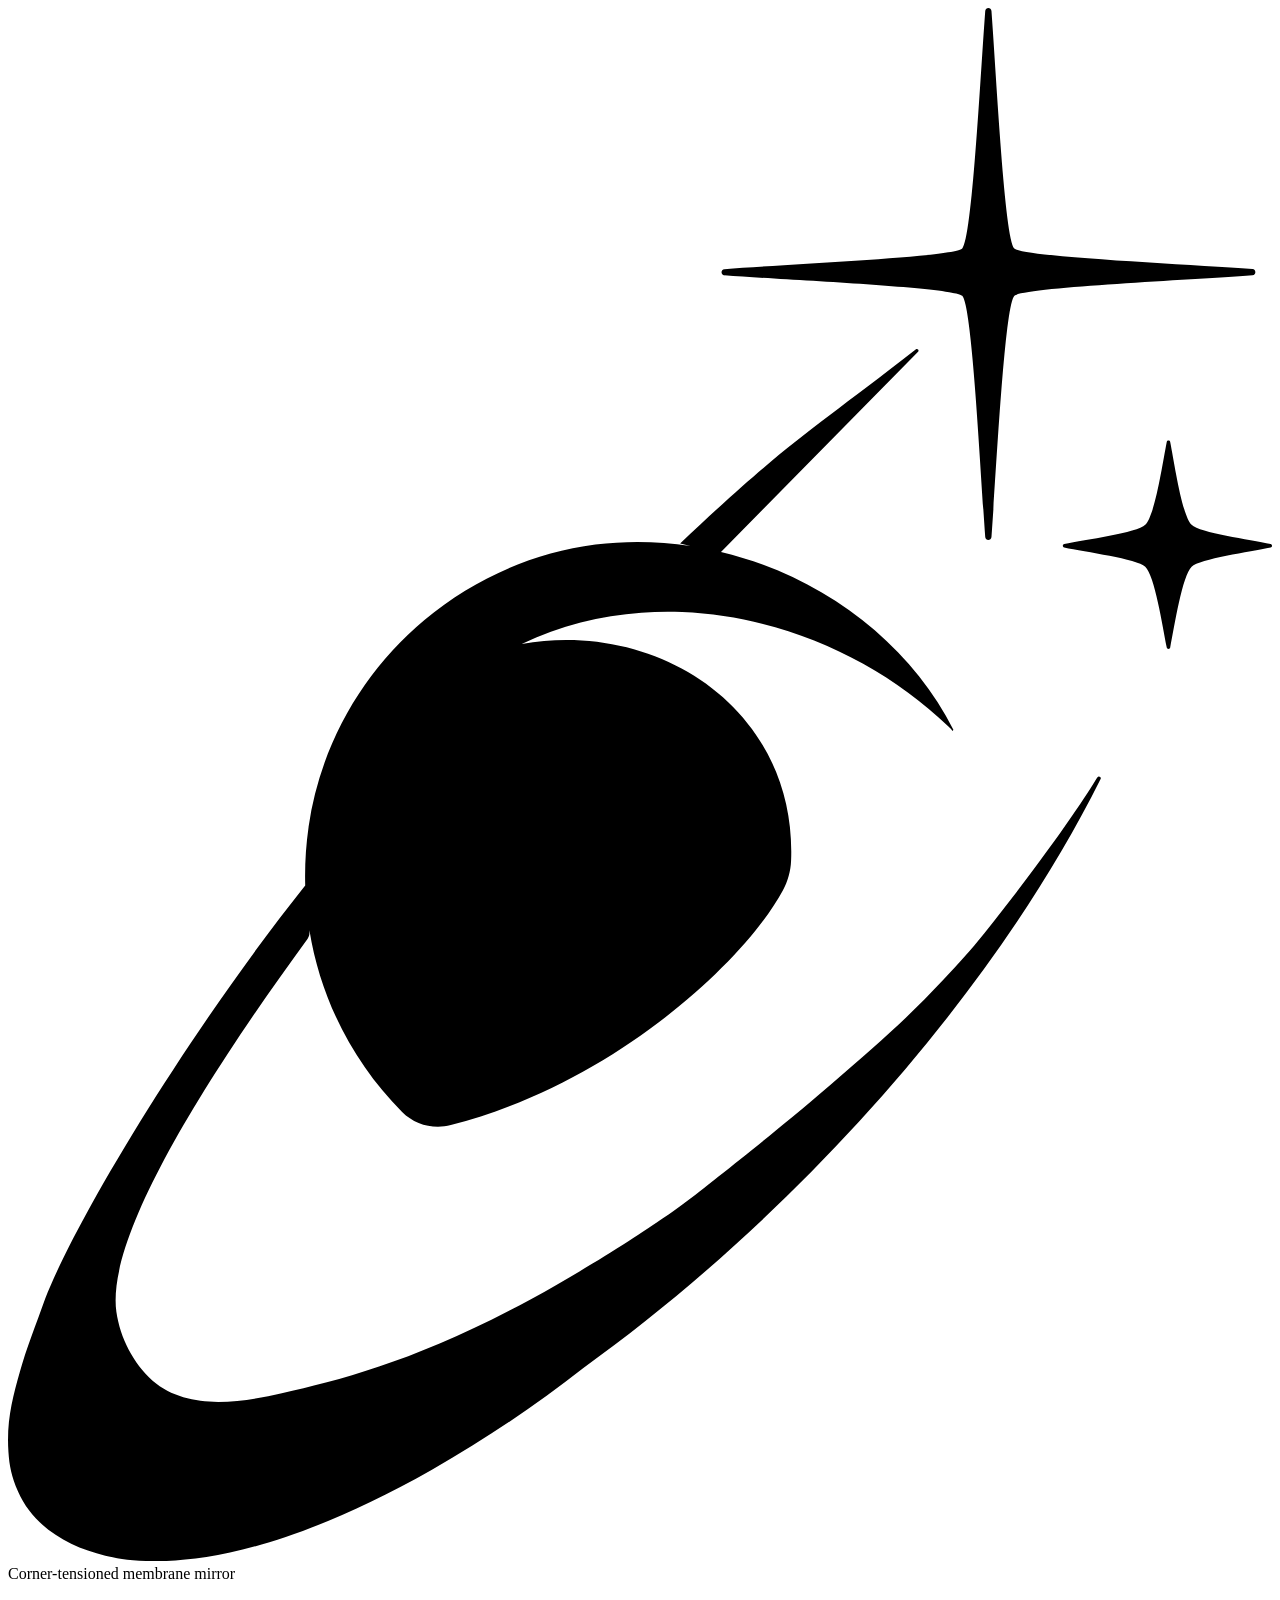
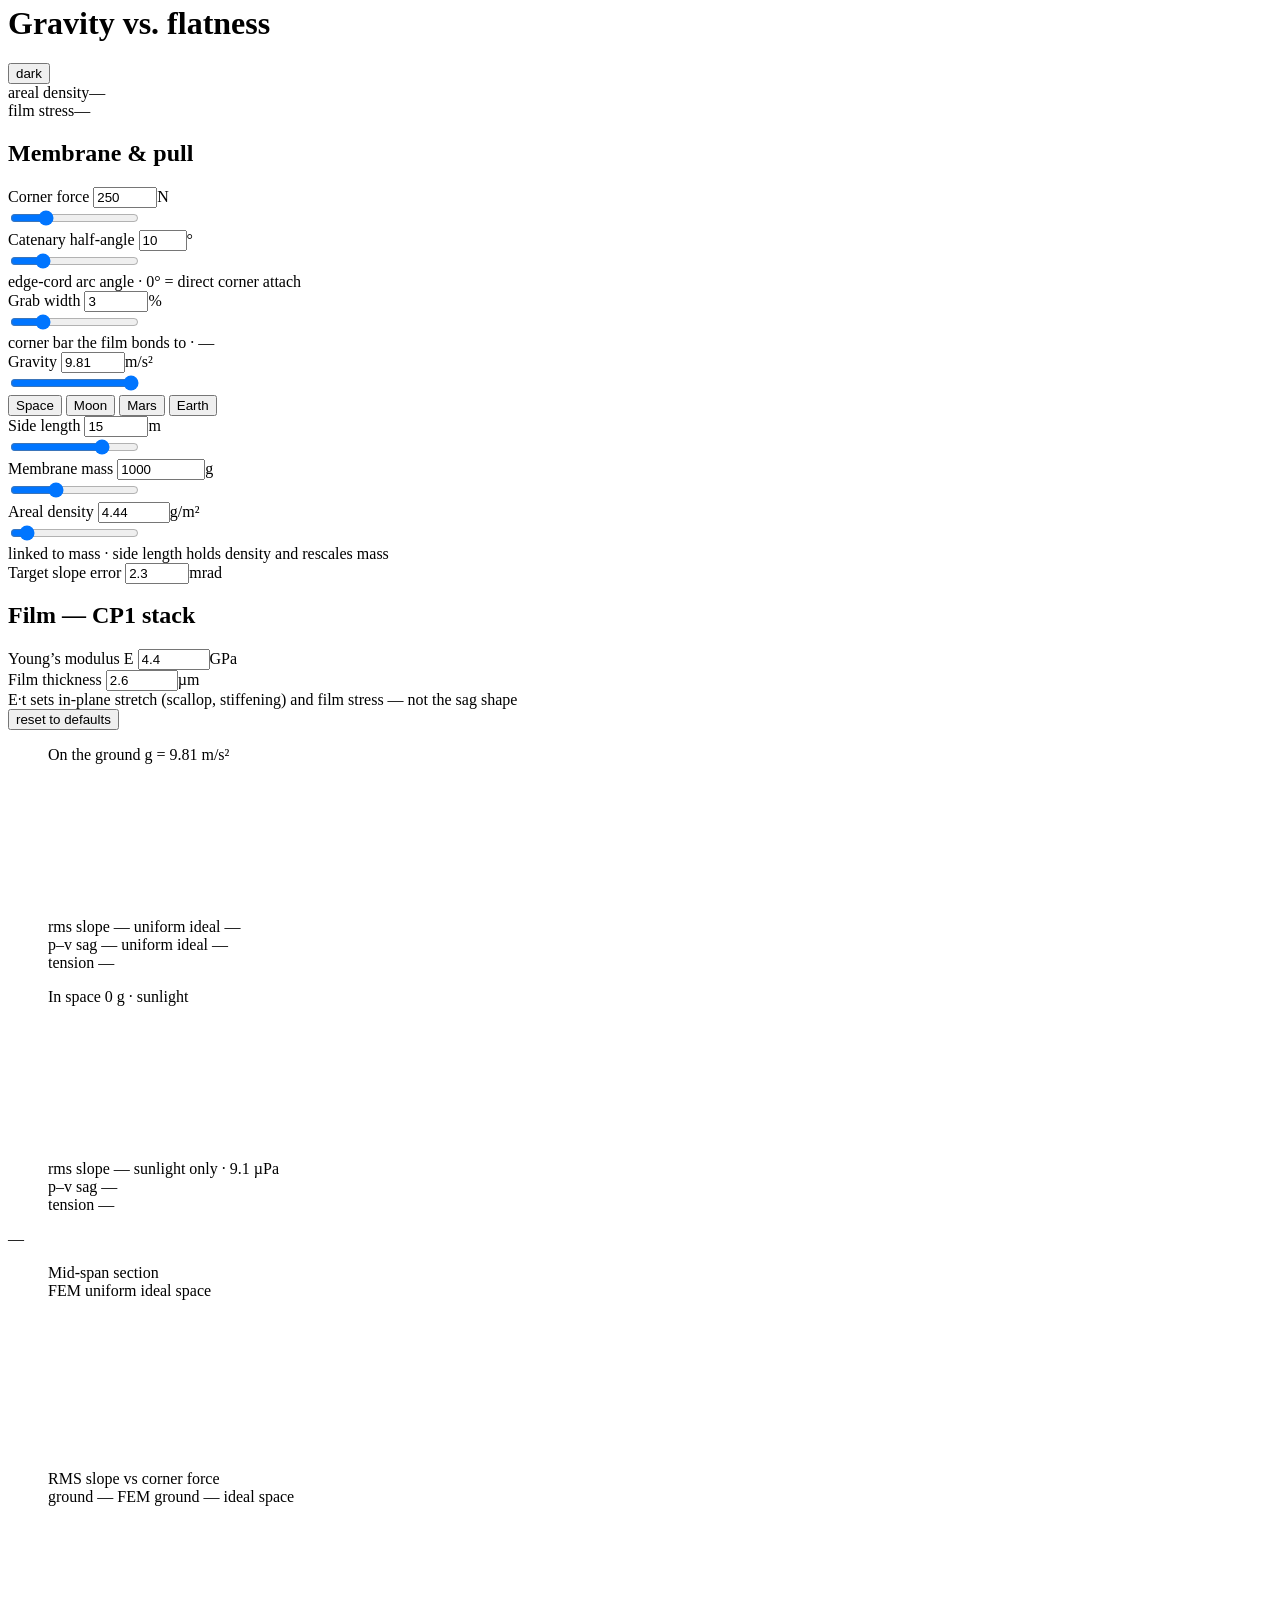
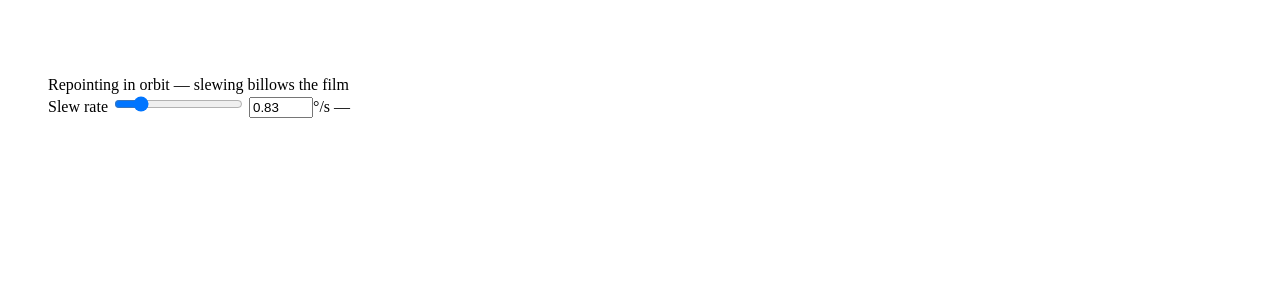
<file: src/template.html>
<!DOCTYPE html>
<html lang="en">
<head>
<meta charset="utf-8">
<meta name="viewport" content="width=device-width, initial-scale=1">
<title>Membrane Mirror — Gravity vs. Flatness</title>
<meta name="description" content="How flat can a corner-tensioned membrane mirror be pulled against gravity — on the ground vs. in orbit.">
<style>
/*__FONTS__*/
/*__STYLES__*/
</style>
<script>
/* theme before first paint: light by default; ?theme=dark opts in */
(function () {
  var q = new URLSearchParams(location.search).get('theme');
  document.documentElement.dataset.theme = q === 'dark' ? 'dark' : 'light';
})();
</script>
</head>
<body>
<div class="wrap">

<header>
  <div class="brand">
    <svg class="mark" viewBox="0 0 150 184.31" fill="currentColor" aria-hidden="true"><path d="m129.28,91.3c-1.29,2.13-5.37,8.42-13.39,18.47-1.73,2.17-3.1,3.63-4.84,5.5-4.38,4.69-7.91,7.74-13.47,12.54-4.66,4.01-8.28,6.89-10.6,8.74-3.94,3.13-6.09,4.91-9.13,6.99-2.7,1.85-7.09,4.75-12.72,7.97-14.98,8.58-24.99,11.16-32.64,12.88-5.02,1.13-11.19,2.08-15.33-1.47-2.31-2.11-3.84-5.05-4.3-8.19-1.17-8.45,9.24-25.85,22.7-44.29.13-.18.21-.4.21-.63,0-.12,0-.25,0-.37,1.35,8.35,5.3,15.82,11,21.57,1.5,1.51,3.72,2.09,5.78,1.56,18.91-4.81,34.69-19.14,39.4-27.84.59-1.09.93-2.3.98-3.53.7-17.58-15.3-28.61-31.97-25.73,4.57-2.18,9.37-3.36,14.2-3.71,1.62-.12,3.24-.14,4.85-.08,11.93.48,23.55,5.79,31.56,13.57.18.19.32.31.38.36.05.07.1.13.14.19.03-.06.07-.09.1-.15-5.18-10.32-15.6-18.23-27.58-21.1l23.39-23.75c.16-.17-.06-.44-.25-.3-12.67,9.87-15.27,10.99-27.99,23.05.41.09.81.19,1.22.29-3.68-.55-7.47-.65-11.27-.16-7.63.98-14.63,4.19-20.29,8.94-7.27,6.09-12.34,14.75-13.75,24.53h0s0,.02,0,.03c-.34,2.36-.46,4.68-.4,6.95-10.19,12.8-20.13,28.22-26.1,39.21-2.16,3.96-3.8,7.35-4.75,9.81-1.12,3.16-2.25,5.96-3.01,8.7-.86,3.06-1.61,5.87-1.36,9.49.11,1.65.34,2.87,1.14,4.72,1.82,4.17,6,6.58,10.36,7.6,3.91.91,15.81,2.82,38.76-10.2,6.66-3.78,12.61-7.87,17.93-12.05,23.82-17.07,48.14-43.28,61.42-69.9.12-.24-.24-.43-.38-.2Z"/><path d="m149.84,63.62c-2.44-.54-8.43-1.32-9.38-2.29-1.13-1.1-2.01-7.14-2.54-9.84-.04-.23-.37-.23-.41,0-.53,2.7-1.41,8.74-2.55,9.84-.95.97-7.14,1.76-9.62,2.29-.22.05-.22.36,0,.41,2.48.54,8.67,1.33,9.62,2.29,1.13,1.1,2.02,6.92,2.55,9.57.05.23.37.23.41,0,.53-2.64,1.42-8.46,2.54-9.57.95-.96,6.94-1.76,9.38-2.29.22-.05.22-.36,0-.41Z"/><path d="m85.01,31.72c6.79.51,21.78,1.19,26.68,2.01.85.14,1.4.29,1.55.43.14.13.27.52.4,1.1.99,4.38,1.79,20.18,2.33,27.52.03.46.7.46.74,0,.61-8.3,1.56-27.45,2.72-28.62,1-1,20.27-1.84,28.25-2.44.46-.03.46-.7,0-.74-7.98-.6-27.25-1.44-28.25-2.44-1.16-1.16-2.12-20.01-2.72-28.19-.03-.46-.7-.46-.74,0-.61,8.19-1.55,27.04-2.73,28.19-.99,1.01-20.25,1.85-28.22,2.45-.46.03-.46.7,0,.74Z"/></svg>
    <div>
      <div class="kicker">Corner-tensioned membrane mirror</div>
      <h1>Gravity vs. flatness</h1>
    </div>
  </div>
  <div class="hright">
    <button type="button" class="themebtn" id="themeBtn" aria-label="Switch theme">dark</button>
    <div class="chips" role="group" aria-label="Derived film properties">
      <div class="chip"><span class="lbl">areal density</span><span class="val" id="chipSig">—</span></div>
      <div class="chip"><span class="lbl">film stress</span><span class="val" id="chipStress">—</span></div>
    </div>
  </div>
</header>

<div class="layout">
<aside aria-label="Controls">
  <h2>Membrane &amp; pull</h2>

  <div class="ctl">
    <div class="ctlrow"><label for="rngF">Corner force</label>
      <span class="ctlval"><input class="num" id="numF" type="number" min="0" max="1000" step="5" value="250" aria-label="Corner force, newtons"><span class="unit">N</span></span></div>
    <input id="rngF" type="range" min="0" max="1000" step="5" value="250">
  </div>

  <div class="ctl">
    <div class="ctlrow"><label for="rngPhi">Catenary half-angle</label>
      <span class="ctlval"><input class="num" id="numPhi" type="number" min="0" max="45" step="1" value="10" aria-label="Catenary cord arc half-angle, degrees"><span class="unit">°</span></span></div>
    <input id="rngPhi" type="range" min="0" max="45" step="1" value="10">
    <div class="ctlnote">edge-cord arc angle · 0° = direct corner attach <span class="solving" id="phiStatus"></span></div>
  </div>

  <div class="ctl">
    <div class="ctlrow"><label for="rngGrab">Grab width</label>
      <span class="ctlval"><input class="num" id="numGrab" type="number" min="1" max="10" step="0.5" value="3" aria-label="Corner grab bar width, percent of side"><span class="unit">%</span></span></div>
    <input id="rngGrab" type="range" min="1" max="10" step="0.5" value="3">
    <div class="ctlnote">corner bar the film bonds to · <span id="grabNote">—</span></div>
  </div>

  <div class="ctl">
    <div class="ctlrow"><label for="rngG">Gravity</label>
      <span class="ctlval"><input class="num" id="numG" type="number" min="0" max="9.81" step="0.01" value="9.81" aria-label="Gravity, meters per second squared"><span class="unit">m/s²</span></span></div>
    <input id="rngG" type="range" min="0" max="9.81" step="0.01" value="9.81">
    <div class="presets" role="group" aria-label="Gravity presets">
      <button type="button" data-g="0">Space</button>
      <button type="button" data-g="1.62">Moon</button>
      <button type="button" data-g="3.72">Mars</button>
      <button type="button" data-g="9.81" aria-pressed="true">Earth</button>
    </div>
  </div>

  <div class="ctl">
    <div class="ctlrow"><label for="rngL">Side length</label>
      <span class="ctlval"><input class="num" id="numL" type="number" min="0.5" max="20" step="0.1" value="15" aria-label="Membrane side length, meters"><span class="unit">m</span></span></div>
    <input id="rngL" type="range" min="0.5" max="20" step="0.1" value="15">
  </div>

  <div class="ctl">
    <div class="ctlrow"><label for="rngM">Membrane mass</label>
      <span class="ctlval"><input class="num" id="numM" type="number" min="0.1" max="20000" step="1" value="1000" aria-label="Total membrane assembly mass, grams"><span class="unit">g</span></span></div>
    <input id="rngM" type="range" min="1" max="3000" step="1" value="1000">
  </div>

  <div class="ctl">
    <div class="ctlrow"><label for="rngSig">Areal density</label>
      <span class="ctlval"><input class="num" id="numSig" type="number" min="0.5" max="50" step="0.01" value="4.44" aria-label="Areal density, grams per square meter"><span class="unit">g/m²</span></span></div>
    <input id="rngSig" type="range" min="0.5" max="50" step="0.05" value="4.44">
    <div class="ctlnote">linked to mass · side length holds density and rescales mass</div>
  </div>

  <div class="ctl">
    <div class="ctlrow"><label for="numTgt">Target slope error</label>
      <span class="ctlval"><input class="num" id="numTgt" type="number" min="0.1" max="20" step="0.1" value="2.3" aria-label="Target RMS slope error, milliradians"><span class="unit">mrad</span></span></div>
  </div>

  <h2 style="margin-top:18px">Film — CP1 stack</h2>
  <div class="ctl">
    <div class="ctlrow"><label for="numE">Young’s modulus E</label>
      <span class="ctlval"><input class="num" id="numE" type="number" min="0.1" max="500" step="0.1" value="4.4" aria-label="Young's modulus, gigapascals"><span class="unit">GPa</span></span></div>
  </div>
  <div class="ctl">
    <div class="ctlrow"><label for="numT">Film thickness</label>
      <span class="ctlval"><input class="num" id="numT" type="number" min="0.5" max="100" step="0.1" value="2.6" aria-label="Film thickness, micrometers"><span class="unit">µm</span></span></div>
    <div class="ctlnote">E·t sets in-plane stretch (scallop, stiffening) and film stress — not the sag shape</div>
  </div>

  <button class="reset" type="button" id="btnReset">reset to defaults</button>
</aside>

<main>
  <section class="hero" aria-label="Membrane comparison">
    <figure class="panel">
      <figcaption>
        <span class="envname">On the ground</span>
        <span class="envg mono" id="lblG">g = 9.81 m/s²</span>
      </figcaption>
      <canvas id="cvG" role="img" aria-label="Ground membrane surface"></canvas>
      <div class="stats">
        <div class="stat"><span class="lbl">rms slope</span>
          <span class="val" id="stGslope">—</span>
          <span class="ideal" id="stGslopeI">uniform ideal —</span></div>
        <div class="stat"><span class="lbl">p–v sag</span>
          <span class="val" id="stGsag">—</span>
          <span class="ideal" id="stGsagI">uniform ideal —</span></div>
        <div class="stat"><span class="lbl">tension</span>
          <span class="val" id="stGten">—</span>
          <span class="ideal" id="stGnote">&nbsp;</span></div>
      </div>
    </figure>
    <figure class="panel">
      <figcaption>
        <span class="envname">In space</span>
        <span class="envg mono">0 g · sunlight</span>
      </figcaption>
      <canvas id="cvS" role="img" aria-label="Space membrane surface"></canvas>
      <div class="stats">
        <div class="stat"><span class="lbl">rms slope</span>
          <span class="val" id="stSslope">—</span>
          <span class="ideal">sunlight only · 9.1 µPa</span></div>
        <div class="stat"><span class="lbl">p–v sag</span>
          <span class="val" id="stSsag">—</span>
          <span class="ideal">&nbsp;</span></div>
        <div class="stat"><span class="lbl">tension</span>
          <span class="val" id="stSten">—</span>
          <span class="ideal" id="stSnote">&nbsp;</span></div>
      </div>
    </figure>
  </section>

  <section class="forceline" id="forceline" aria-live="polite">
    <span class="mono" id="reqLine">—</span>
  </section>

  <section class="row2">
    <figure class="chart">
      <figcaption>Mid-span section</figcaption>
      <div class="legend">
        <span><span class="sw accent"></span>FEM</span>
        <span><span class="sw dash"></span>uniform ideal</span>
        <span><span class="sw space"></span>space</span>
      </div>
      <canvas id="cvSec" role="img" aria-label="Cross-section of the sagging membrane at mid-span"></canvas>
    </figure>
    <figure class="chart">
      <figcaption>RMS slope vs corner force</figcaption>
      <div class="legend">
        <span><span class="sw accent"></span>ground — FEM</span>
        <span><span class="sw dash"></span>ground — ideal</span>
        <span><span class="sw space"></span>space</span>
      </div>
      <canvas id="cvChart" role="img" aria-label="RMS slope error versus corner force, ground and space"></canvas>
    </figure>
  </section>

  <section class="row3">
    <figure class="chart">
      <figcaption>Repointing in orbit — slewing billows the film</figcaption>
      <div class="slewctl">
        <label for="rngSlew">Slew rate</label>
        <input id="rngSlew" type="range" min="0" max="5" step="0.01" value="0.83">
        <span class="ctlval"><input class="num" id="numSlew" type="number" min="0" max="5" step="0.01" value="0.83" aria-label="Slew rate, degrees per second"><span class="unit">°/s</span></span>
        <span class="mono slewout" id="slewOut">—</span>
      </div>
      <div class="slewgrid">
        <canvas id="cvSlew" role="img" aria-label="RMS slope error versus slew rate in space"></canvas>
        <canvas id="cvSlewAnim" role="img" aria-label="Animated preview of the mirror slewing; the film lags and bows in an S shape, growing with slew rate"></canvas>
      </div>
    </figure>
  </section>
</main>
</div>

</div>

<script id="physics-core">
/*__CORE__*/
</script>

<script>
/*__APP__*/
</script>
</body>
</html>
</file>
